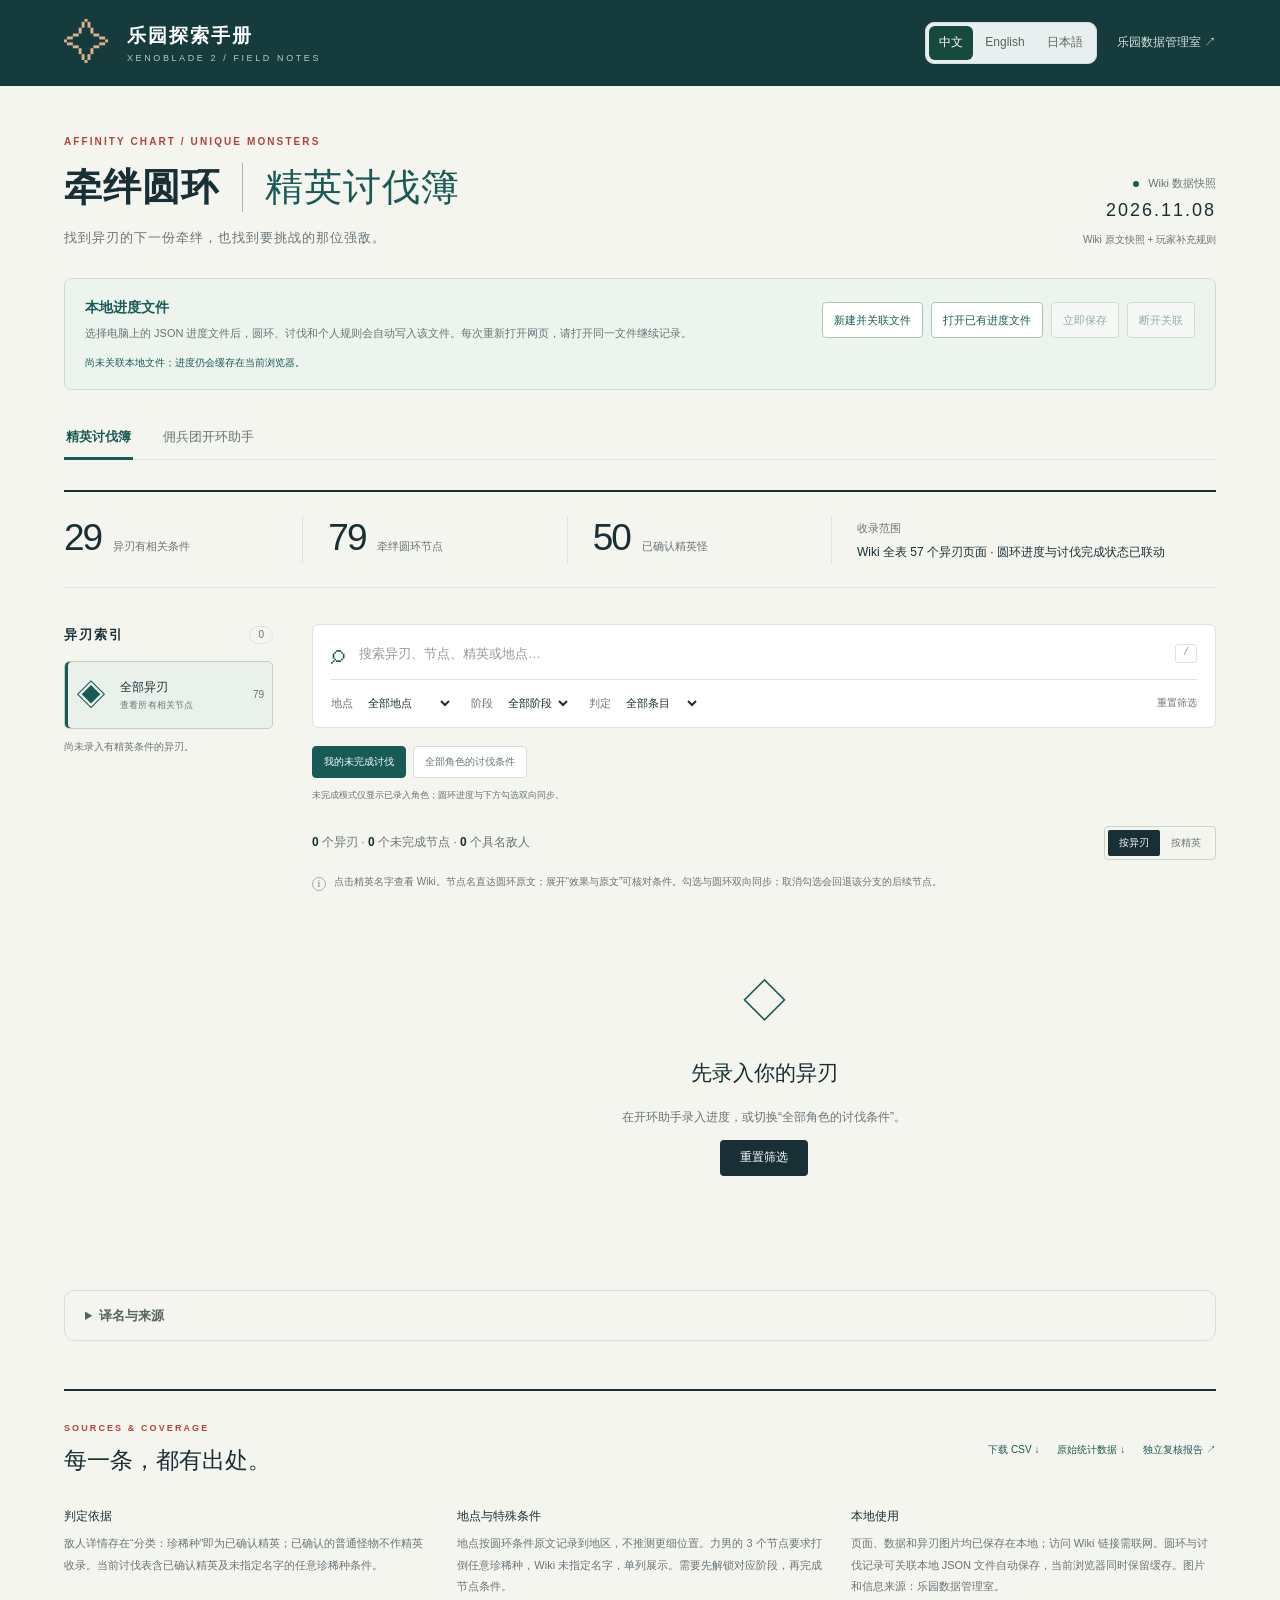
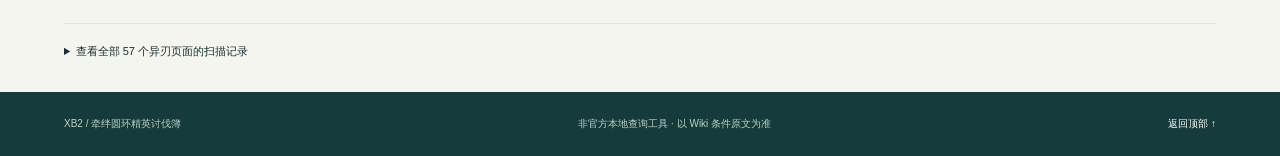
<file: index.html>
<!doctype html>
<html lang="zh-CN">
<head>
<meta charset="UTF-8"><meta name="viewport" content="width=device-width, initial-scale=1">
<title>牵绊圆环 · 精英讨伐簿 | Xenoblade 2</title>
<meta name="description" content="基于乐园数据管理室 Wiki 的异刃牵绊圆环精英讨伐条件查询。支持精英讨伐查询、圆环进度录入与佣兵团开环判断。">
<link rel="stylesheet" href="style.css">
<script src="data.js" defer></script><script src="locales.js" defer></script><script src="i18n.js" defer></script><script src="merc-engine.js" defer></script><script src="player-store.js" defer></script><script src="app.js" defer></script><script src="merc.js" defer></script><script src="local-file.js" defer></script><script src="local-file-ui.js" defer></script>
</head>
<body>
<header class="topbar"><a class="brand" href="index.html"><span class="brand-mark" aria-hidden="true">✧</span><span>乐园探索手册<small>XENOBLADE 2 / FIELD NOTES</small></span></a><div class="header-tools"><div class="language-switch" role="group" aria-label="Language / 言語 / 语言"><button type="button" data-language="zh-CN" aria-pressed="true" lang="zh-CN">中文</button><button type="button" data-language="en" aria-pressed="false" lang="en">English</button><button type="button" data-language="ja" aria-pressed="false" lang="ja">日本語</button></div><a class="source-link" href="https://xenoblade2.cn/异刃" target="_blank" rel="noopener noreferrer">乐园数据管理室 ↗</a></div></header>
<main>
<section class="intro"><div><p class="eyebrow">AFFINITY CHART / UNIQUE MONSTERS</p><h1>牵绊圆环<span>精英讨伐簿</span></h1><p class="lede">找到异刃的下一份牵绊，也找到要挑战的那位强敌。</p></div><div class="intro-note"><span class="live-dot"></span> Wiki 数据快照 <strong>2026.11.08</strong><small id="audit-state">独立复核进行中</small></div></section>
<section class="local-file-panel" aria-labelledby="local-file-heading">
<div class="local-file-heading"><div><h2 id="local-file-heading">本地进度文件</h2><p>选择电脑上的 JSON 进度文件后，圆环、讨伐和个人规则会自动写入该文件。每次重新打开网页，请打开同一文件继续记录。</p></div><div class="local-file-buttons"><button type="button" id="local-file-create">新建并关联文件</button><button type="button" id="local-file-open">打开已有进度文件</button><button type="button" id="local-file-save" disabled>立即保存</button><button type="button" id="local-file-disconnect" disabled>断开关联</button></div></div>
<div class="local-file-feedback" role="status" aria-live="polite"><span id="local-file-status">尚未关联本地文件；进度仍会缓存在当前浏览器。</span><b id="local-file-name" data-no-i18n translate="no"></b><span id="local-file-time-label" hidden>上次保存：<time id="local-file-time" data-no-i18n translate="no"></time></span></div>
</section>
<nav class="feature-tabs" aria-label="功能导航"><button type="button" data-feature="hunt" aria-pressed="true">精英讨伐簿</button><button type="button" data-feature="merc" aria-pressed="false">佣兵团开环助手</button></nav>
<div id="hunt-panel"><section class="stats" aria-label="统计"><div><strong id="stat-blades">—</strong><span>异刃有相关条件</span></div><div><strong id="stat-nodes">—</strong><span>牵绊圆环节点</span></div><div><strong id="stat-enemies">—</strong><span>已确认精英怪</span></div><div class="stat-note"><span>收录范围</span><p id="scope-note"></p></div></section>
<div class="workspace"><aside class="sidebar"><div class="sidebar-heading"><h2>异刃索引</h2><span id="blade-count"></span></div><button type="button" class="blade-button all active" data-blade=""><span class="all-symbol">◈</span><span>全部异刃<small>查看所有相关节点</small></span><b id="all-count"></b></button><nav id="blade-list" aria-label="按异刃筛选"></nav></aside>
<section class="content" aria-label="讨伐条件查询"><div class="toolbar"><label class="search"><span aria-hidden="true">⌕</span><input id="search" type="search" placeholder="搜索异刃、节点、精英或地点…" aria-label="搜索异刃、节点、精英或地点"><kbd>/</kbd></label><div class="filters"><label><span>地点</span><select id="location" aria-label="地点"><option value="">全部地点</option></select></label><label><span>阶段</span><select id="stage" aria-label="阶段"><option value="">全部阶段</option><option>2</option><option>3</option><option>4</option><option>5</option></select></label><label><span>判定</span><select id="status" aria-label="判定"><option value="">全部条目</option><option value="verified">已确认精英</option><option value="generic">任意珍稀种</option></select></label><button id="reset" type="button" class="text-button">重置筛选</button></div></div>
<div class="hunt-scope" role="group" aria-label="讨伐显示范围"><button type="button" data-hunt-scope="remaining" aria-pressed="false">我的未完成讨伐</button><button type="button" data-hunt-scope="all" aria-pressed="true">全部角色的讨伐条件</button><p>未完成模式仅显示已录入角色；圆环进度与下方勾选双向同步。</p></div>
<div class="resultbar"><p id="result-count" role="status" aria-live="polite"></p><div class="view-switch" role="group" aria-label="显示方式"><button type="button" data-view="blade" aria-pressed="true">按异刃</button><button type="button" data-view="enemy" aria-pressed="false">按精英</button></div></div>
<div class="notice"><span>i</span><p>点击精英名字查看 Wiki。节点名直达圆环原文；展开“效果与原文”可核对条件。勾选与圆环双向同步；取消勾选会回退该分支的后续节点。</p></div>
<div id="results"></div>
<div id="empty" hidden><span>◇</span><h2>没有匹配的节点</h2><p>试试其他名字，或清除部分筛选条件。</p><button type="button" id="empty-reset">重置筛选</button></div>
</section></div>
<details class="locale-note"><summary>译名与来源</summary><p>界面支持中英日切换；专名优先采用 Wiki 与公开游戏文本。同名条目以原文链接为准；说明译文为本项目翻译。复核报告和下载数据保留中文。</p><a href="locales.json" download>locales.json ↓</a> · <a href="ATTRIBUTION.md" target="_blank">Sources / 出典 ↗</a></details><section class="method"><div class="method-heading"><div><p class="eyebrow">SOURCES & COVERAGE</p><h2>每一条，都有出处。</h2></div><div class="downloads"><a href="牵绊圆环精英条件.csv" download>下载 CSV ↓</a><a href="data.json" download>原始统计数据 ↓</a><a href="复核报告.html" target="_blank">独立复核报告 ↗</a></div></div><div class="method-grid"><p><b>判定依据</b>敌人详情存在“分类：珍稀种”即为已确认精英；已确认的普通怪物不作精英收录。当前讨伐表含已确认精英及未指定名字的任意珍稀种条件。</p><p><b>地点与特殊条件</b>地点按圆环条件原文记录到地区，不推测更细位置。力男的 3 个节点要求打倒任意珍稀种，Wiki 未指定名字，单列展示。需要先解锁对应阶段，再完成节点条件。</p><p><b>本地使用</b>页面、数据和异刃图片均已保存在本地；访问 Wiki 链接需联网。圆环与讨伐记录可关联本地 JSON 文件自动保存，当前浏览器同时保留缓存。图片和信息来源：乐园数据管理室。</p></div><details class="coverage"><summary>查看全部 <span id="coverage-count">57</span> 个异刃页面的扫描记录</summary><p>“无相关条件”表示该页面未发现本次需要收录的直接讨伐条件；任务完成、佣兵团任务等间接条件不展开追踪。</p><div class="table-scroll"><table><thead><tr><th>异刃</th><th>Wiki 分类</th><th>击倒类条件</th><th>本次收录节点</th><th>来源</th></tr></thead><tbody id="coverage"></tbody></table></div></details></section>
</div>
<section id="merc-panel" class="merc-panel" hidden aria-label="佣兵团开环助手">
<div class="merc-intro"><div><p class="eyebrow">MERCENARY / AFFINITY CHART</p><h2>点亮牵绊，选好下一次派遣。</h2><p>用异刃立绘选择成员，用圆环记录进度。</p></div><a href="https://xenoblade2.cn/佣兵团任务#解锁牵绊圆环" target="_blank" rel="noopener noreferrer">佣兵团开环规则 Wiki ↗</a></div>
<details id="blade-picker" class="blade-picker" open><summary><span><b>选择异刃</b><small id="picker-summary">55 位异刃 · 点击立绘添加</small></span><span class="picker-toggle">展开 / 收起 ＋</span></summary><div class="picker-body"><div class="picker-tools"><label class="picker-search"><span aria-hidden="true">⌕</span><input id="merc-blade-search" type="search" placeholder="搜索异刃名字…" aria-label="搜索可添加异刃"></label><div id="picker-filters" class="picker-filters" role="group" aria-label="按异刃类别筛选"></div></div><div id="merc-blade-gallery" class="merc-blade-gallery" aria-label="异刃立绘选择"></div><p id="picker-empty" hidden>没有找到匹配的异刃。</p></div></details>
<div class="merc-rosterbar"><p id="merc-summary" aria-live="polite">还未录入异刃。</p><div class="merc-utilities"><button type="button" id="merc-export">导出进度 ↓</button><button type="button" id="merc-reset-all" class="reset-all-trigger">一键重置所有异刃</button><label class="import-button" for="merc-import">导入进度 ↑<input id="merc-import" type="file" accept="application/json,.json"></label></div></div>
<div id="personal-rule-status" class="personal-rule-status" role="status"></div><div id="merc-storage-note" class="merc-save-note" role="status"></div>
<div class="roster-controls"><div class="sort-controls" role="group" aria-label="异刃排序"><span>排序</span><button data-sort="order" aria-pressed="true">录入顺序</button><button data-sort="count" aria-pressed="false">已开节点数</button><button data-sort="ratio" aria-pressed="false">完成百分比</button><button id="sort-direction" title="切换升降序">↓ 降序</button></div><div id="roster-type-filters" class="roster-type-filters" role="group" aria-label="角色进度分类"></div><p>节点统计不含阶段锁；分类可重叠，手动类指当前直接下一节点。</p></div><div id="variant-recovery"></div><nav id="merc-roster-strip" class="merc-roster-strip" aria-label="已录入异刃"></nav>
<div id="merc-roster"></div><div class="merc-empty" id="merc-empty"><span>◈</span><h3>从上方选择一位异刃</h3><p>点击立绘添加，开始记录你的牵绊圆环。进度可本地保存和导出备份。</p></div>
<details class="merc-rules"><summary>使用说明、判断规则与数据范围</summary><div class="merc-rule-grid"><div><h3>怎样点选圆环</h3><p>左下方的五把阶段锁记录圆环开放阶段。点击一个技能节点，右侧会显示 Wiki 条件；点击“已完成到这里”，将本分支此前的节点一起记为完成。</p><p>想调低进度，可选择内圈节点后设为当前最高节点，或点击“此节点起尚未完成”。阶段未开放的节点可查看，但不能记为完成。每次修改都可用“撤销上次操作”恢复。</p><p>圆环从内向外表示阶段 1 至 5，不等于场景技能等级。缺少节点的位置保持空白；节点来自 Wiki，图标与连线仅用于导航。</p><h3>Wiki 明确排除的条件</h3><ul id="merc-wiki-rules"></ul><a href="https://xenoblade2.cn/佣兵团任务#解锁牵绊圆环" target="_blank" rel="noopener noreferrer">查看 Wiki 原文 ↗</a></div><div><h3>判断范围</h3><p>只判断每条分支当前已完成节点之后的直接下一节点；不会跳过挑战、精英或其他前置阻挡。全部当前可达节点都需手动时，提示不要为这些节点派遣。</p><p>包含“挑战战斗”“以太魔方”，以及指定物品当前持有数／所持数检查的条件，按要求归为手动。此前由你打标的条件按已保存的个人规则判断；规则随进度导出、导入。指定佣兵任务不能用任意任务替代。</p><p>30 个普通交谈计数节点按玩家确认可通过佣兵团推进；雷鼓的 4 个雷电控制特训节点和萤的 3 个偷心节点需要手动推进。这两类明确判定优先于旧个人打标；观看牵绊对话、指定剧情人物或任务等独立要求仍按原规则判断。卡片括号内的信赖度数量只统计技能节点，不包含阶段解锁条件。</p><p>当前阶段受阻时，若下一阶段的解锁条件不是信赖度，卡片会提示“需要手动推进”；信赖度条件保留原提示。此标记提醒处理阶段条件，不改变条件原文或指定佣兵任务的判定。</p><p>“可推进”按 Wiki 排除清单推断，不表示一趟任务即可完成；不估算信赖度、经验或奖励收益。阶段解锁单独录入，本助手不再按周目拦截角色。</p><p>初始习得按 Wiki 预填，可修改。精英讨伐与圆环进度双向联动：完成精英节点表示此前节点均已完成；取消勾选会回退该分支的后续节点。</p><p>部分 Wiki 阶段有误或缺失，已按对应游戏数据校正；节点详情保留 Wiki 条件并附校正出处。</p><p id="merc-data-scope"></p><a href="佣兵团功能复核报告.html" target="_blank" rel="noopener noreferrer">规则与数据独立复核报告 ↗</a></div></div></details>
</section>



</main>
<dialog id="local-file-load-dialog" class="local-file-load-dialog" aria-labelledby="local-file-load-title">
<h2 id="local-file-load-title">载入本地进度文件</h2><p><b id="local-file-load-name" data-no-i18n translate="no"></b></p><p><span>文件中的异刃数：</span><b id="local-file-load-count" data-no-i18n></b><span>；当前网页中的异刃数：</span><b id="local-file-current-count" data-no-i18n></b></p>
<p>载入后以该文件的进度、讨伐勾选和个人规则为准，后续修改会自动写回。需要保留当前网页进度，请先取消并导出备份。</p><p id="local-file-load-error" class="file-error" role="alert" hidden></p><div class="local-file-buttons"><button type="button" id="local-file-load-cancel" autofocus>取消</button><button type="button" id="local-file-load-confirm">载入并关联</button></div></dialog>
<dialog id="reset-all-dialog" class="reset-all-dialog" aria-labelledby="reset-all-title" aria-describedby="reset-all-warning reset-all-details">
<div class="reset-dialog-heading"><span aria-hidden="true">!</span><h2 id="reset-all-title">确认重置所有异刃？</h2></div>
<p id="reset-all-warning" class="reset-all-warning"><strong>警告：将清空所有异刃的开环进度，全部恢复为“未录入”！</strong></p>
<p id="reset-all-details">对应的精英讨伐勾选、宫比罗形态备份及撤销记录也会清空；个人打标规则保留。<span>已关联的本地进度文件也会同步更新。</span></p>
<p class="reset-all-backup">此操作无法通过“撤销上次操作”恢复。需要保留进度，请先取消并导出备份。</p>
<p id="reset-all-error" class="reset-all-error" role="alert" hidden></p>
<div class="reset-dialog-actions"><button type="button" id="reset-all-cancel" autofocus>取消，保留进度</button><button type="button" id="reset-all-confirm">确认重置全部</button></div>
</dialog>
<footer><span>XB2 / 牵绊圆环精英讨伐簿</span><span>非官方本地查询工具 · 以 Wiki 条件原文为准</span><a href="#">返回顶部 ↑</a></footer>
</body></html>
</file>
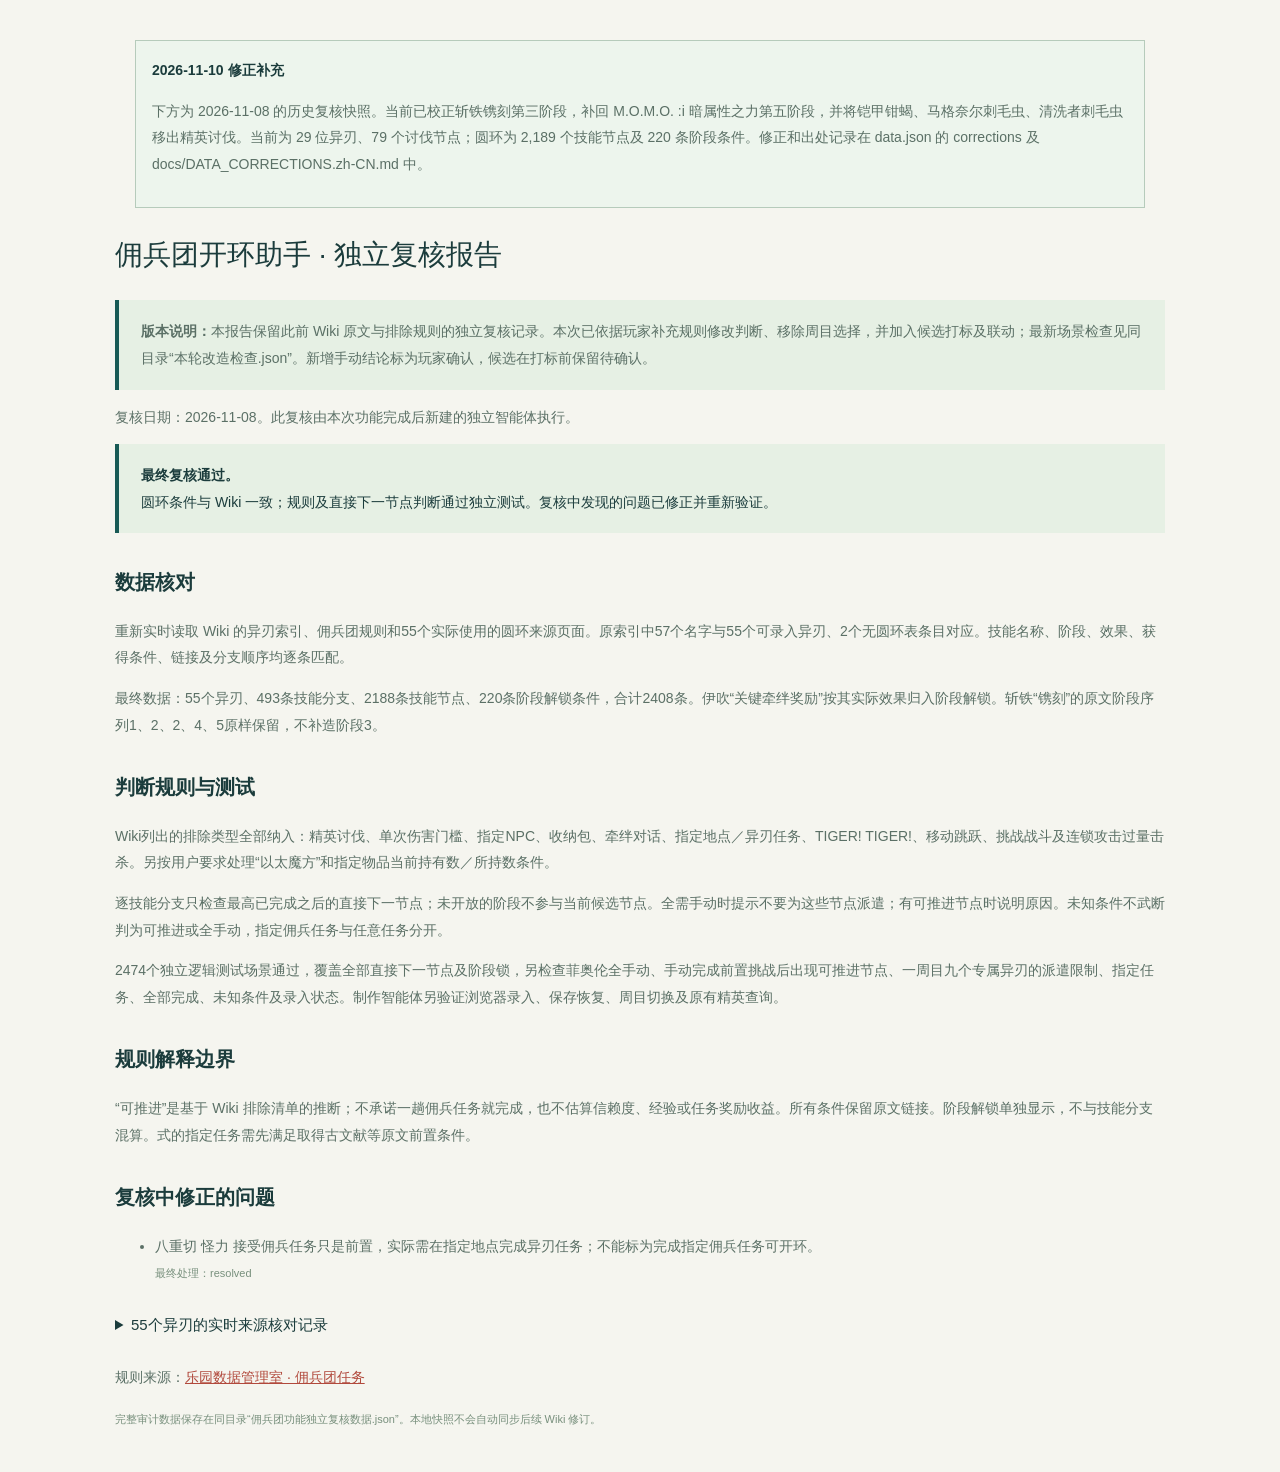
<file: 佣兵团功能复核报告.html>
<!doctype html><html lang="zh-CN"><meta charset="UTF-8"><meta name="viewport" content="width=device-width,initial-scale=1"><title>佣兵团开环助手 · 独立复核报告</title><style>body{font:14px/1.9 "Segoe UI","Microsoft YaHei",sans-serif;background:#f5f5ef;color:#1b3c3c;max-width:1050px;margin:40px auto;padding:0 22px}h1{font-size:28px;font-weight:500}h2{font-size:20px;margin-top:30px}p,li{color:#5b7066}a{color:#b1493c}strong{font-weight:600}.pass{background:#e6f0e4;border-left:4px solid #185a55;padding:18px 22px}table{width:100%;border-collapse:collapse;background:white;font-size:12px}th,td{padding:10px 14px;border-bottom:1px solid #d9e3d7;text-align:left;vertical-align:top}th{background:#eaf0e5}.scroll{overflow:auto}summary{cursor:pointer;font-size:15px}details{margin:25px 0}small{font-size:11px;color:#78907d}</style><aside style="margin:20px;padding:16px;border:1px solid #b6cbbb;background:#edf5ed"><b>2026-11-10 修正补充</b><p>下方为 2026-11-08 的历史复核快照。当前已校正斩铁镌刻第三阶段，补回 M.O.M.O. :i 暗属性之力第五阶段，并将铠甲钳蝎、马格奈尔刺毛虫、清洗者刺毛虫移出精英讨伐。当前为 29 位异刃、79 个讨伐节点；圆环为 2,189 个技能节点及 220 条阶段条件。修正和出处记录在 data.json 的 corrections 及 docs/DATA_CORRECTIONS.zh-CN.md 中。</p></aside><h1>佣兵团开环助手 · 独立复核报告</h1><p class="pass"><strong>版本说明：</strong>本报告保留此前 Wiki 原文与排除规则的独立复核记录。本次已依据玩家补充规则修改判断、移除周目选择，并加入候选打标及联动；最新场景检查见同目录“本轮改造检查.json”。新增手动结论标为玩家确认，候选在打标前保留待确认。</p><p>复核日期：2026-11-08。此复核由本次功能完成后新建的独立智能体执行。</p><div class="pass"><strong>最终复核通过。</strong><br>圆环条件与 Wiki 一致；规则及直接下一节点判断通过独立测试。复核中发现的问题已修正并重新验证。</div><h2>数据核对</h2><p>重新实时读取 Wiki 的异刃索引、佣兵团规则和55个实际使用的圆环来源页面。原索引中57个名字与55个可录入异刃、2个无圆环表条目对应。技能名称、阶段、效果、获得条件、链接及分支顺序均逐条匹配。</p><p>最终数据：55个异刃、493条技能分支、2188条技能节点、220条阶段解锁条件，合计2408条。伊吹“关键牵绊奖励”按其实际效果归入阶段解锁。斩铁“镌刻”的原文阶段序列1、2、2、4、5原样保留，不补造阶段3。</p><h2>判断规则与测试</h2><p>Wiki列出的排除类型全部纳入：精英讨伐、单次伤害门槛、指定NPC、收纳包、牵绊对话、指定地点／异刃任务、TIGER! TIGER!、移动跳跃、挑战战斗及连锁攻击过量击杀。另按用户要求处理“以太魔方”和指定物品当前持有数／所持数条件。</p><p>逐技能分支只检查最高已完成之后的直接下一节点；未开放的阶段不参与当前候选节点。全需手动时提示不要为这些节点派遣；有可推进节点时说明原因。未知条件不武断判为可推进或全手动，指定佣兵任务与任意任务分开。</p><p>2474个独立逻辑测试场景通过，覆盖全部直接下一节点及阶段锁，另检查菲奥伦全手动、手动完成前置挑战后出现可推进节点、一周目九个专属异刃的派遣限制、指定任务、全部完成、未知条件及录入状态。制作智能体另验证浏览器录入、保存恢复、周目切换及原有精英查询。</p><h2>规则解释边界</h2><p>“可推进”是基于 Wiki 排除清单的推断；不承诺一趟佣兵任务就完成，也不估算信赖度、经验或任务奖励收益。所有条件保留原文链接。阶段解锁单独显示，不与技能分支混算。式的指定任务需先满足取得古文献等原文前置条件。</p><h2>复核中修正的问题</h2><ul><li>八重切 怪力 接受佣兵任务只是前置，实际需在指定地点完成异刃任务；不能标为完成指定佣兵任务可开环。<br><small>最终处理：resolved</small></li></ul><details><summary>55个异刃的实时来源核对记录</summary><div class="scroll"><table><thead><tr><th>异刃</th><th>条件数</th><th>实时来源</th><th>结果</th></tr></thead><tbody><tr><td>焰</td><td>43</td><td><a href="https://xenoblade2.cn/%E5%BC%82%E5%88%83:%E7%84%B0" target="_blank" rel="noopener noreferrer">Wiki 圆环 ↗</a></td><td>passed</td></tr><tr><td>光</td><td>43</td><td><a href="https://xenoblade2.cn/%E5%BC%82%E5%88%83:%E5%85%89" target="_blank" rel="noopener noreferrer">Wiki 圆环 ↗</a></td><td>passed</td></tr><tr><td>白虎</td><td>43</td><td><a href="https://xenoblade2.cn/%E5%BC%82%E5%88%83:%E7%99%BD%E8%99%8E/%E7%89%B5%E7%BB%8A%E5%9C%86%E7%8E%AF" target="_blank" rel="noopener noreferrer">Wiki 圆环 ↗</a></td><td>passed</td></tr><tr><td>花JS</td><td>43</td><td><a href="https://xenoblade2.cn/%E5%BC%82%E5%88%83:%E8%8A%B1JS/%E7%89%B5%E7%BB%8A%E5%9C%86%E7%8E%AF" target="_blank" rel="noopener noreferrer">Wiki 圆环 ↗</a></td><td>passed</td></tr><tr><td>花JK</td><td>43</td><td><a href="https://xenoblade2.cn/%E5%BC%82%E5%88%83:%E8%8A%B1JK/%E7%89%B5%E7%BB%8A%E5%9C%86%E7%8E%AF" target="_blank" rel="noopener noreferrer">Wiki 圆环 ↗</a></td><td>passed</td></tr><tr><td>花JD</td><td>43</td><td><a href="https://xenoblade2.cn/%E5%BC%82%E5%88%83:%E8%8A%B1JD/%E7%89%B5%E7%BB%8A%E5%9C%86%E7%8E%AF" target="_blank" rel="noopener noreferrer">Wiki 圆环 ↗</a></td><td>passed</td></tr><tr><td>朱雀</td><td>41</td><td><a href="https://xenoblade2.cn/%E5%BC%82%E5%88%83:%E6%9C%B1%E9%9B%80/%E7%89%B5%E7%BB%8A%E5%9C%86%E7%8E%AF" target="_blank" rel="noopener noreferrer">Wiki 圆环 ↗</a></td><td>passed</td></tr><tr><td>迦具土</td><td>43</td><td><a href="https://xenoblade2.cn/%E5%BC%82%E5%88%83:%E8%BF%A6%E5%85%B7%E5%9C%9F/%E7%89%B5%E7%BB%8A%E5%9C%86%E7%8E%AF" target="_blank" rel="noopener noreferrer">Wiki 圆环 ↗</a></td><td>passed</td></tr><tr><td>彩歌</td><td>43</td><td><a href="https://xenoblade2.cn/%E5%BC%82%E5%88%83:%E5%BD%A9%E6%AD%8C/%E7%89%B5%E7%BB%8A%E5%9C%86%E7%8E%AF" target="_blank" rel="noopener noreferrer">Wiki 圆环 ↗</a></td><td>passed</td></tr><tr><td>尼娅</td><td>43</td><td><a href="https://xenoblade2.cn/%E5%BC%82%E5%88%83:%E5%B0%BC%E5%A8%85/%E7%89%B5%E7%BB%8A%E5%9C%86%E7%8E%AF" target="_blank" rel="noopener noreferrer">Wiki 圆环 ↗</a></td><td>passed</td></tr><tr><td>绵津见</td><td>43</td><td><a href="https://xenoblade2.cn/%E5%BC%82%E5%88%83:%E7%BB%B5%E6%B4%A5%E8%A7%81/%E7%89%B5%E7%BB%8A%E5%9C%86%E7%8E%AF" target="_blank" rel="noopener noreferrer">Wiki 圆环 ↗</a></td><td>passed</td></tr><tr><td>红莲</td><td>43</td><td><a href="https://xenoblade2.cn/%E5%BC%82%E5%88%83:%E7%BA%A2%E8%8E%B2/%E7%89%B5%E7%BB%8A%E5%9C%86%E7%8E%AF" target="_blank" rel="noopener noreferrer">Wiki 圆环 ↗</a></td><td>passed</td></tr><tr><td>力男</td><td>49</td><td><a href="https://xenoblade2.cn/%E5%BC%82%E5%88%83:%E5%8A%9B%E7%94%B7/%E7%89%B5%E7%BB%8A%E5%9C%86%E7%8E%AF" target="_blank" rel="noopener noreferrer">Wiki 圆环 ↗</a></td><td>passed</td></tr><tr><td>婆娑罗</td><td>43</td><td><a href="https://xenoblade2.cn/%E5%BC%82%E5%88%83:%E5%A9%86%E5%A8%91%E7%BD%97/%E7%89%B5%E7%BB%8A%E5%9C%86%E7%8E%AF" target="_blank" rel="noopener noreferrer">Wiki 圆环 ↗</a></td><td>passed</td></tr><tr><td>鸣</td><td>43</td><td><a href="https://xenoblade2.cn/%E5%BC%82%E5%88%83:%E9%B8%A3/%E7%89%B5%E7%BB%8A%E5%9C%86%E7%8E%AF" target="_blank" rel="noopener noreferrer">Wiki 圆环 ↗</a></td><td>passed</td></tr><tr><td>玛瑙</td><td>43</td><td><a href="https://xenoblade2.cn/%E5%BC%82%E5%88%83:%E7%8E%9B%E7%91%99/%E7%89%B5%E7%BB%8A%E5%9C%86%E7%8E%AF" target="_blank" rel="noopener noreferrer">Wiki 圆环 ↗</a></td><td>passed</td></tr><tr><td>雄黄</td><td>43</td><td><a href="https://xenoblade2.cn/%E5%BC%82%E5%88%83:%E9%9B%84%E9%BB%84/%E7%89%B5%E7%BB%8A%E5%9C%86%E7%8E%AF" target="_blank" rel="noopener noreferrer">Wiki 圆环 ↗</a></td><td>passed</td></tr><tr><td>韦驮天</td><td>43</td><td><a href="https://xenoblade2.cn/%E5%BC%82%E5%88%83:%E9%9F%A6%E9%A9%AE%E5%A4%A9/%E7%89%B5%E7%BB%8A%E5%9C%86%E7%8E%AF" target="_blank" rel="noopener noreferrer">Wiki 圆环 ↗</a></td><td>passed</td></tr><tr><td>宫比罗</td><td>39</td><td><a href="https://xenoblade2.cn/%E5%BC%82%E5%88%83:%E5%AE%AB%E6%AF%94%E7%BD%97/%E7%89%B5%E7%BB%8A%E5%9C%86%E7%8E%AF" target="_blank" rel="noopener noreferrer">Wiki 圆环 ↗</a></td><td>passed</td></tr><tr><td>宫比罗(觉醒)</td><td>43</td><td><a href="https://xenoblade2.cn/%E5%BC%82%E5%88%83:%E5%AE%AB%E6%AF%94%E7%BD%97(%E8%A7%89%E9%86%92)/%E7%89%B5%E7%BB%8A%E5%9C%86%E7%8E%AF" target="_blank" rel="noopener noreferrer">Wiki 圆环 ↗</a></td><td>passed</td></tr><tr><td>重音</td><td>43</td><td><a href="https://xenoblade2.cn/%E5%BC%82%E5%88%83:%E9%87%8D%E9%9F%B3/%E7%89%B5%E7%BB%8A%E5%9C%86%E7%8E%AF" target="_blank" rel="noopener noreferrer">Wiki 圆环 ↗</a></td><td>passed</td></tr><tr><td>水分</td><td>43</td><td><a href="https://xenoblade2.cn/%E5%BC%82%E5%88%83:%E6%B0%B4%E5%88%86/%E7%89%B5%E7%BB%8A%E5%9C%86%E7%8E%AF" target="_blank" rel="noopener noreferrer">Wiki 圆环 ↗</a></td><td>passed</td></tr><tr><td>星织</td><td>43</td><td><a href="https://xenoblade2.cn/%E5%BC%82%E5%88%83:%E6%98%9F%E7%BB%87/%E7%89%B5%E7%BB%8A%E5%9C%86%E7%8E%AF" target="_blank" rel="noopener noreferrer">Wiki 圆环 ↗</a></td><td>passed</td></tr><tr><td>时叶</td><td>43</td><td><a href="https://xenoblade2.cn/%E5%BC%82%E5%88%83:%E6%97%B6%E5%8F%B6/%E7%89%B5%E7%BB%8A%E5%9C%86%E7%8E%AF" target="_blank" rel="noopener noreferrer">Wiki 圆环 ↗</a></td><td>passed</td></tr><tr><td>石榴</td><td>45</td><td><a href="https://xenoblade2.cn/%E5%BC%82%E5%88%83:%E7%9F%B3%E6%A6%B4/%E7%89%B5%E7%BB%8A%E5%9C%86%E7%8E%AF" target="_blank" rel="noopener noreferrer">Wiki 圆环 ↗</a></td><td>passed</td></tr><tr><td>蓟</td><td>43</td><td><a href="https://xenoblade2.cn/%E5%BC%82%E5%88%83:%E8%93%9F/%E7%89%B5%E7%BB%8A%E5%9C%86%E7%8E%AF" target="_blank" rel="noopener noreferrer">Wiki 圆环 ↗</a></td><td>passed</td></tr><tr><td>七冰</td><td>45</td><td><a href="https://xenoblade2.cn/%E5%BC%82%E5%88%83:%E4%B8%83%E5%86%B0/%E7%89%B5%E7%BB%8A%E5%9C%86%E7%8E%AF" target="_blank" rel="noopener noreferrer">Wiki 圆环 ↗</a></td><td>passed</td></tr><tr><td>纽兹</td><td>43</td><td><a href="https://xenoblade2.cn/%E5%BC%82%E5%88%83:%E7%BA%BD%E5%85%B9/%E7%89%B5%E7%BB%8A%E5%9C%86%E7%8E%AF" target="_blank" rel="noopener noreferrer">Wiki 圆环 ↗</a></td><td>passed</td></tr><tr><td>宇迦</td><td>43</td><td><a href="https://xenoblade2.cn/%E5%BC%82%E5%88%83:%E5%AE%87%E8%BF%A6/%E7%89%B5%E7%BB%8A%E5%9C%86%E7%8E%AF" target="_blank" rel="noopener noreferrer">Wiki 圆环 ↗</a></td><td>passed</td></tr><tr><td>凛音</td><td>43</td><td><a href="https://xenoblade2.cn/%E5%BC%82%E5%88%83:%E5%87%9B%E9%9F%B3/%E7%89%B5%E7%BB%8A%E5%9C%86%E7%8E%AF" target="_blank" rel="noopener noreferrer">Wiki 圆环 ↗</a></td><td>passed</td></tr><tr><td>结</td><td>45</td><td><a href="https://xenoblade2.cn/%E5%BC%82%E5%88%83:%E7%BB%93/%E7%89%B5%E7%BB%8A%E5%9C%86%E7%8E%AF" target="_blank" rel="noopener noreferrer">Wiki 圆环 ↗</a></td><td>passed</td></tr><tr><td>式</td><td>45</td><td><a href="https://xenoblade2.cn/%E5%BC%82%E5%88%83:%E5%BC%8F/%E7%89%B5%E7%BB%8A%E5%9C%86%E7%8E%AF" target="_blank" rel="noopener noreferrer">Wiki 圆环 ↗</a></td><td>passed</td></tr><tr><td>雷鼓</td><td>47</td><td><a href="https://xenoblade2.cn/%E5%BC%82%E5%88%83:%E9%9B%B7%E9%BC%93/%E7%89%B5%E7%BB%8A%E5%9C%86%E7%8E%AF" target="_blank" rel="noopener noreferrer">Wiki 圆环 ↗</a></td><td>passed</td></tr><tr><td>八重切</td><td>49</td><td><a href="https://xenoblade2.cn/%E5%BC%82%E5%88%83:%E5%85%AB%E9%87%8D%E5%88%87/%E7%89%B5%E7%BB%8A%E5%9C%86%E7%8E%AF" target="_blank" rel="noopener noreferrer">Wiki 圆环 ↗</a></td><td>passed</td></tr><tr><td>伊吹</td><td>43</td><td><a href="https://xenoblade2.cn/%E5%BC%82%E5%88%83:%E4%BC%8A%E5%90%B9/%E7%89%B5%E7%BB%8A%E5%9C%86%E7%8E%AF" target="_blank" rel="noopener noreferrer">Wiki 圆环 ↗</a></td><td>passed</td></tr><tr><td>萤</td><td>47</td><td><a href="https://xenoblade2.cn/%E5%BC%82%E5%88%83:%E8%90%A4/%E7%89%B5%E7%BB%8A%E5%9C%86%E7%8E%AF" target="_blank" rel="noopener noreferrer">Wiki 圆环 ↗</a></td><td>passed</td></tr><tr><td>KOS-MOS Re:</td><td>43</td><td><a href="https://xenoblade2.cn/%E5%BC%82%E5%88%83:KOS-MOS_Re:/%E7%89%B5%E7%BB%8A%E5%9C%86%E7%8E%AF" target="_blank" rel="noopener noreferrer">Wiki 圆环 ↗</a></td><td>passed</td></tr><tr><td>天威</td><td>45</td><td><a href="https://xenoblade2.cn/%E5%BC%82%E5%88%83:%E5%A4%A9%E5%A8%81/%E7%89%B5%E7%BB%8A%E5%9C%86%E7%8E%AF" target="_blank" rel="noopener noreferrer">Wiki 圆环 ↗</a></td><td>passed</td></tr><tr><td>月</td><td>43</td><td><a href="https://xenoblade2.cn/%E5%BC%82%E5%88%83:%E6%9C%88/%E7%89%B5%E7%BB%8A%E5%9C%86%E7%8E%AF" target="_blank" rel="noopener noreferrer">Wiki 圆环 ↗</a></td><td>passed</td></tr><tr><td>T-elos Re:</td><td>45</td><td><a href="https://xenoblade2.cn/%E5%BC%82%E5%88%83:T-elos_Re:/%E7%89%B5%E7%BB%8A%E5%9C%86%E7%8E%AF" target="_blank" rel="noopener noreferrer">Wiki 圆环 ↗</a></td><td>passed</td></tr><tr><td>花巴斯塔</td><td>45</td><td><a href="https://xenoblade2.cn/%E5%BC%82%E5%88%83:%E8%8A%B1%E5%B7%B4%E6%96%AF%E5%A1%94/%E7%89%B5%E7%BB%8A%E5%9C%86%E7%8E%AF" target="_blank" rel="noopener noreferrer">Wiki 圆环 ↗</a></td><td>passed</td></tr><tr><td>修尔克</td><td>43</td><td><a href="https://xenoblade2.cn/%E5%BC%82%E5%88%83:%E4%BF%AE%E5%B0%94%E5%85%8B/%E7%89%B5%E7%BB%8A%E5%9C%86%E7%8E%AF" target="_blank" rel="noopener noreferrer">Wiki 圆环 ↗</a></td><td>passed</td></tr><tr><td>菲奥伦</td><td>43</td><td><a href="https://xenoblade2.cn/%E5%BC%82%E5%88%83:%E8%8F%B2%E5%A5%A5%E4%BC%A6/%E7%89%B5%E7%BB%8A%E5%9C%86%E7%8E%AF" target="_blank" rel="noopener noreferrer">Wiki 圆环 ↗</a></td><td>passed</td></tr><tr><td>神八</td><td>45</td><td><a href="https://xenoblade2.cn/%E5%BC%82%E5%88%83:%E7%A5%9E%E5%85%AB/%E7%89%B5%E7%BB%8A%E5%9C%86%E7%8E%AF" target="_blank" rel="noopener noreferrer">Wiki 圆环 ↗</a></td><td>passed</td></tr><tr><td>火花</td><td>47</td><td><a href="https://xenoblade2.cn/%E5%BC%82%E5%88%83:%E7%81%AB%E8%8A%B1/%E7%89%B5%E7%BB%8A%E5%9C%86%E7%8E%AF" target="_blank" rel="noopener noreferrer">Wiki 圆环 ↗</a></td><td>passed</td></tr><tr><td>艾尔玛</td><td>49</td><td><a href="https://xenoblade2.cn/%E5%BC%82%E5%88%83:%E8%89%BE%E5%B0%94%E7%8E%9B/%E7%89%B5%E7%BB%8A%E5%9C%86%E7%8E%AF" target="_blank" rel="noopener noreferrer">Wiki 圆环 ↗</a></td><td>passed</td></tr><tr><td>义经</td><td>43</td><td><a href="https://xenoblade2.cn/%E5%BC%82%E5%88%83:%E4%B9%89%E7%BB%8F/%E7%89%B5%E7%BB%8A%E5%9C%86%E7%8E%AF" target="_blank" rel="noopener noreferrer">Wiki 圆环 ↗</a></td><td>passed</td></tr><tr><td>弁庆</td><td>43</td><td><a href="https://xenoblade2.cn/%E5%BC%82%E5%88%83:%E5%BC%81%E5%BA%86/%E7%89%B5%E7%BB%8A%E5%9C%86%E7%8E%AF" target="_blank" rel="noopener noreferrer">Wiki 圆环 ↗</a></td><td>passed</td></tr><tr><td>佐田彦</td><td>43</td><td><a href="https://xenoblade2.cn/%E5%BC%82%E5%88%83:%E4%BD%90%E7%94%B0%E5%BD%A6/%E7%89%B5%E7%BB%8A%E5%9C%86%E7%8E%AF" target="_blank" rel="noopener noreferrer">Wiki 圆环 ↗</a></td><td>passed</td></tr><tr><td>神威</td><td>43</td><td><a href="https://xenoblade2.cn/%E5%BC%82%E5%88%83:%E7%A5%9E%E5%A8%81/%E7%89%B5%E7%BB%8A%E5%9C%86%E7%8E%AF" target="_blank" rel="noopener noreferrer">Wiki 圆环 ↗</a></td><td>passed</td></tr><tr><td>罗候</td><td>43</td><td><a href="https://xenoblade2.cn/%E5%BC%82%E5%88%83:%E7%BD%97%E5%80%99/%E7%89%B5%E7%BB%8A%E5%9C%86%E7%8E%AF" target="_blank" rel="noopener noreferrer">Wiki 圆环 ↗</a></td><td>passed</td></tr><tr><td>大锤</td><td>43</td><td><a href="https://xenoblade2.cn/%E5%BC%82%E5%88%83:%E5%A4%A7%E9%94%A4/%E7%89%B5%E7%BB%8A%E5%9C%86%E7%8E%AF" target="_blank" rel="noopener noreferrer">Wiki 圆环 ↗</a></td><td>passed</td></tr><tr><td>斩铁</td><td>43</td><td><a href="https://xenoblade2.cn/%E5%BC%82%E5%88%83:%E6%96%A9%E9%93%81/%E7%89%B5%E7%BB%8A%E5%9C%86%E7%8E%AF" target="_blank" rel="noopener noreferrer">Wiki 圆环 ↗</a></td><td>passed</td></tr><tr><td>M.O.M.O.</td><td>43</td><td><a href="https://xenoblade2.cn/%E5%BC%82%E5%88%83:M.O.M.O." target="_blank" rel="noopener noreferrer">Wiki 圆环 ↗</a></td><td>passed</td></tr><tr><td>M.O.M.O. :i</td><td>46</td><td><a href="https://xenoblade2.cn/%E5%BC%82%E5%88%83:M.O.M.O._:i" target="_blank" rel="noopener noreferrer">Wiki 圆环 ↗</a></td><td>passed</td></tr></tbody></table></div></details><p>规则来源：<a href="https://xenoblade2.cn/佣兵团任务" target="_blank" rel="noopener noreferrer">乐园数据管理室 · 佣兵团任务</a></p><small>完整审计数据保存在同目录“佣兵团功能独立复核数据.json”。本地快照不会自动同步后续 Wiki 修订。</small></html>
</file>
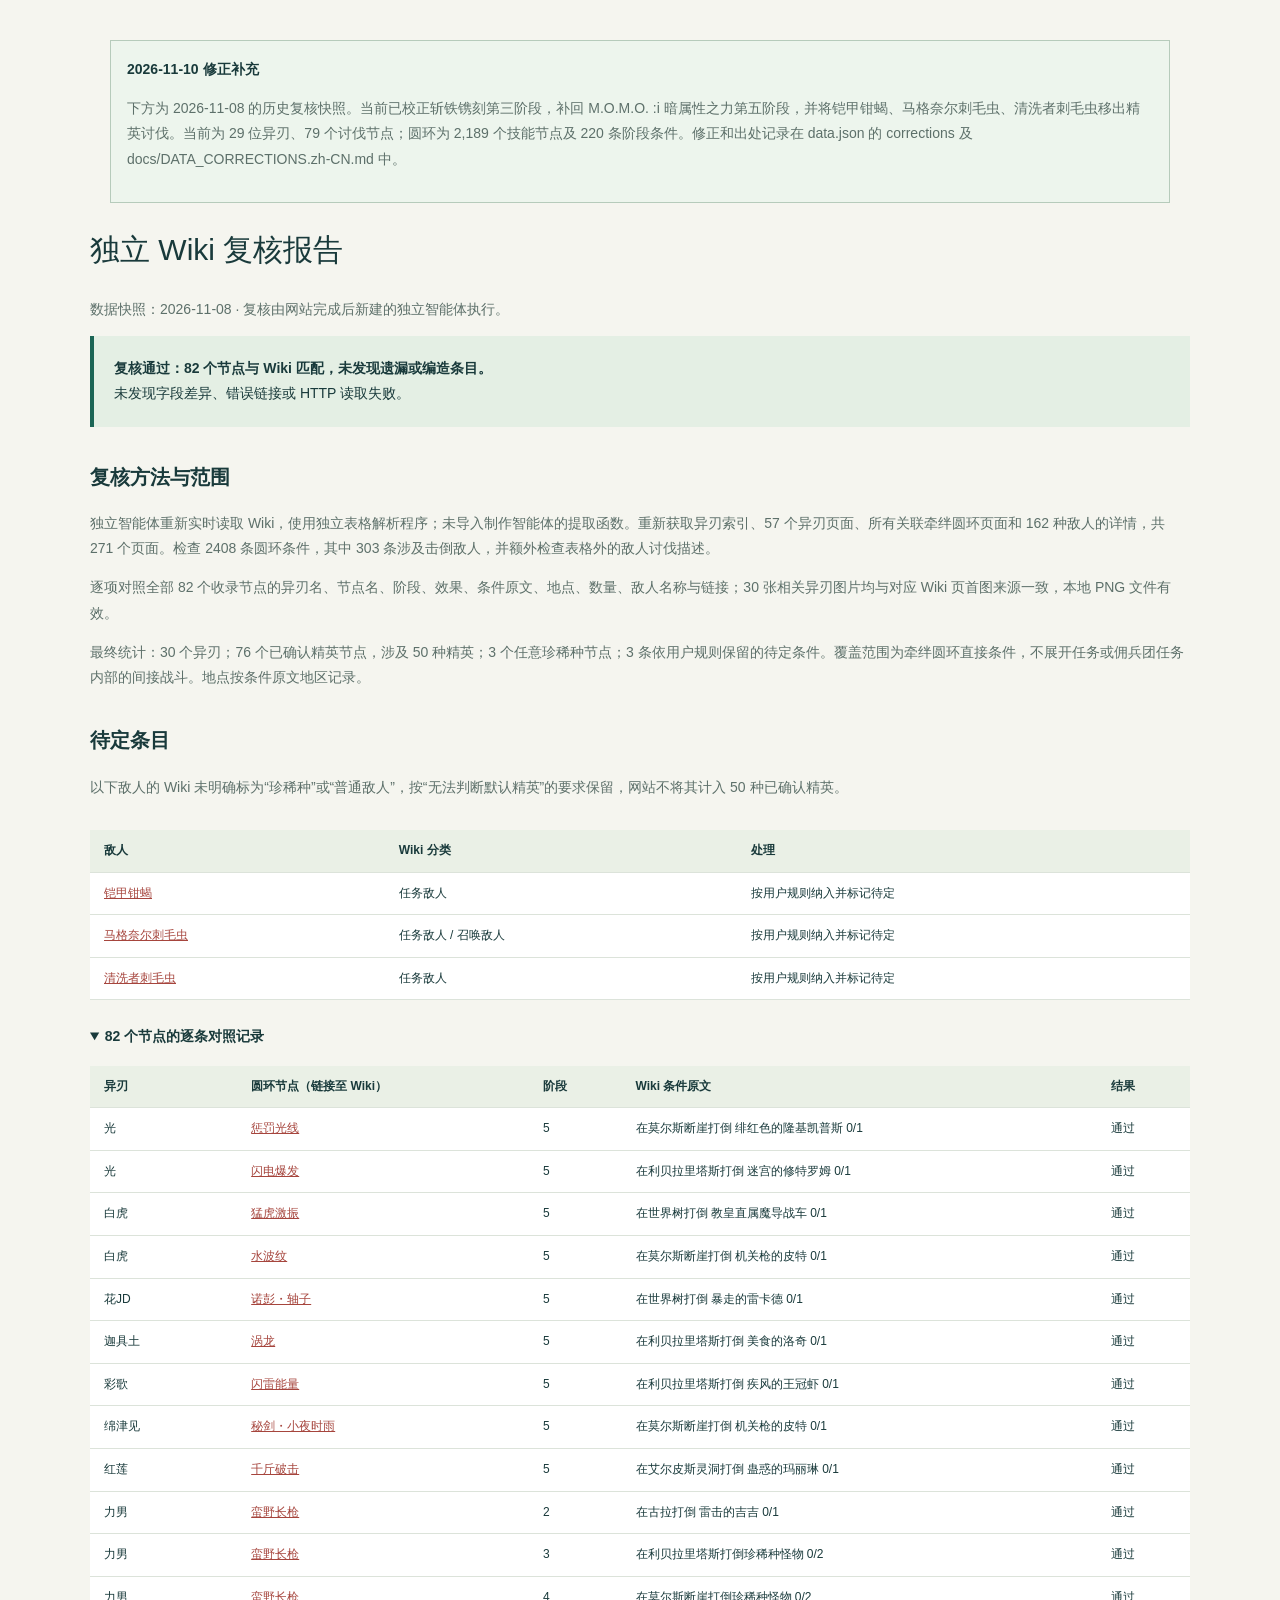
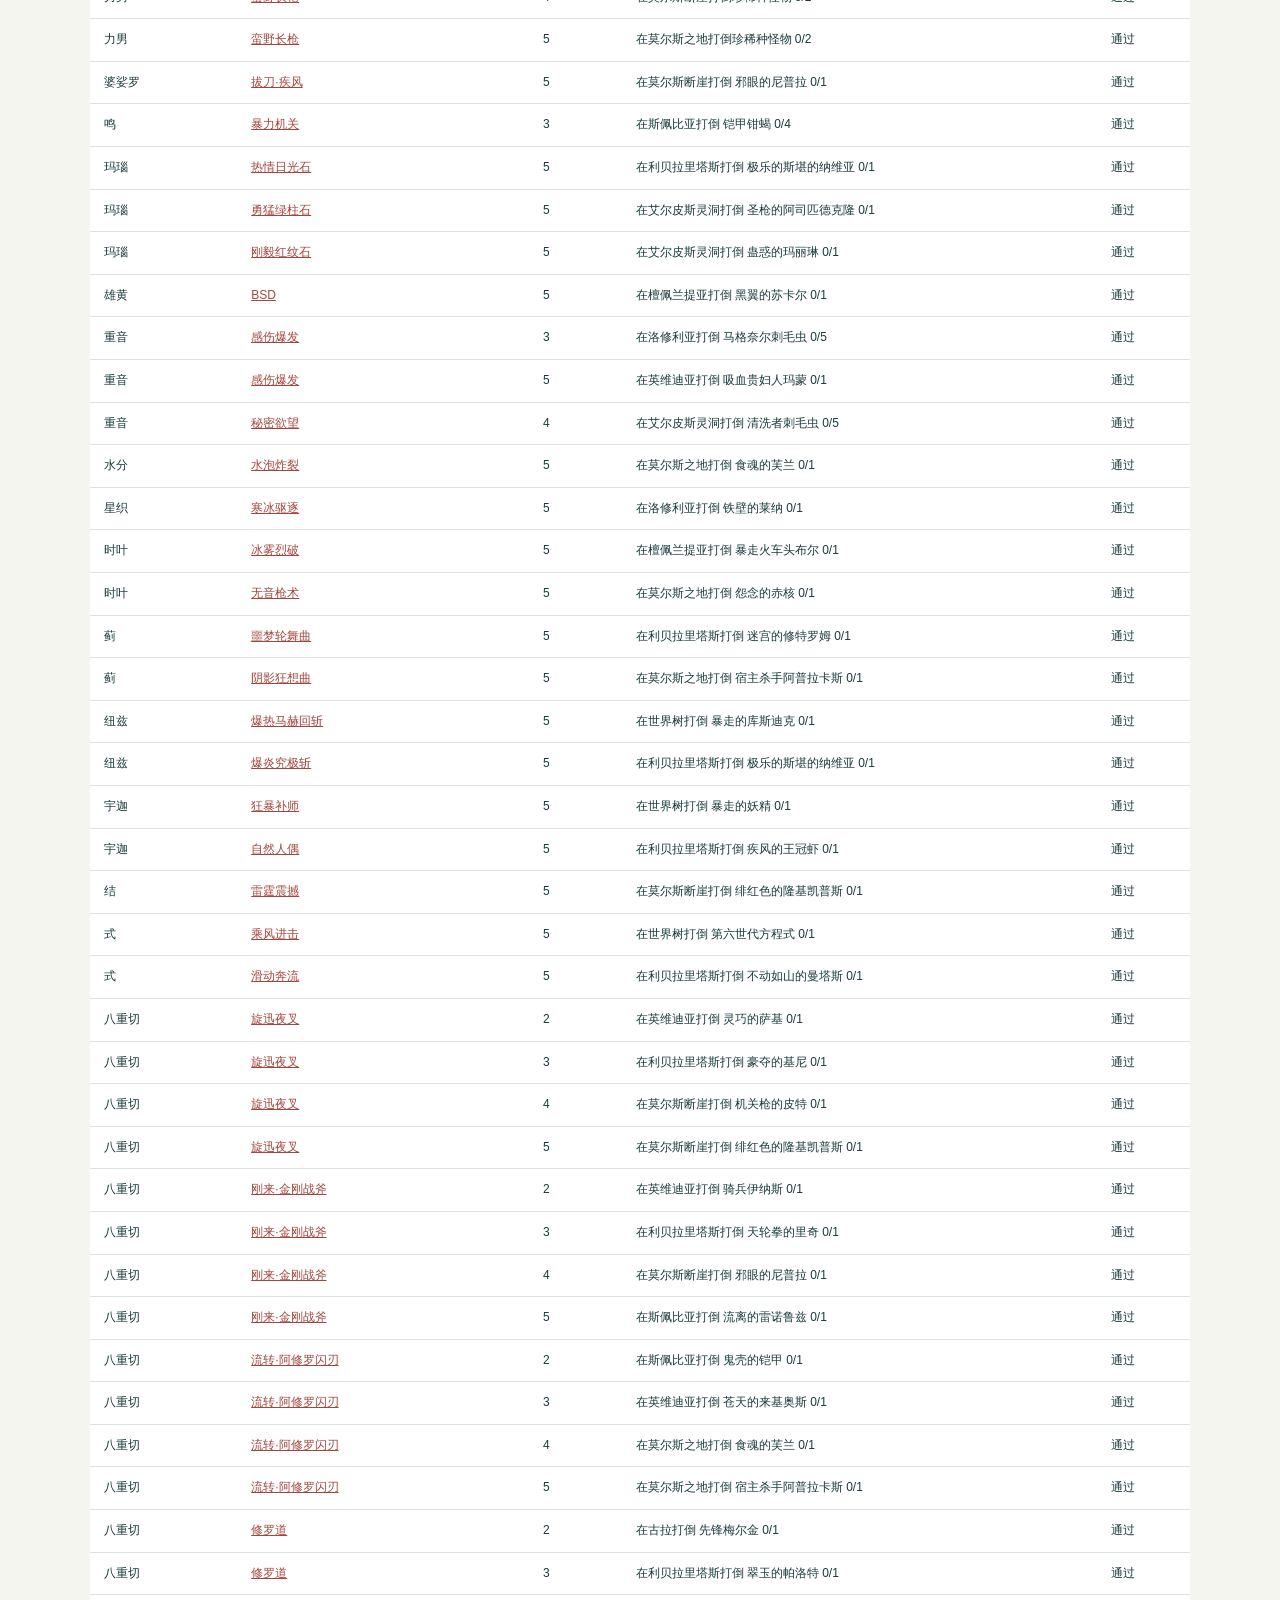
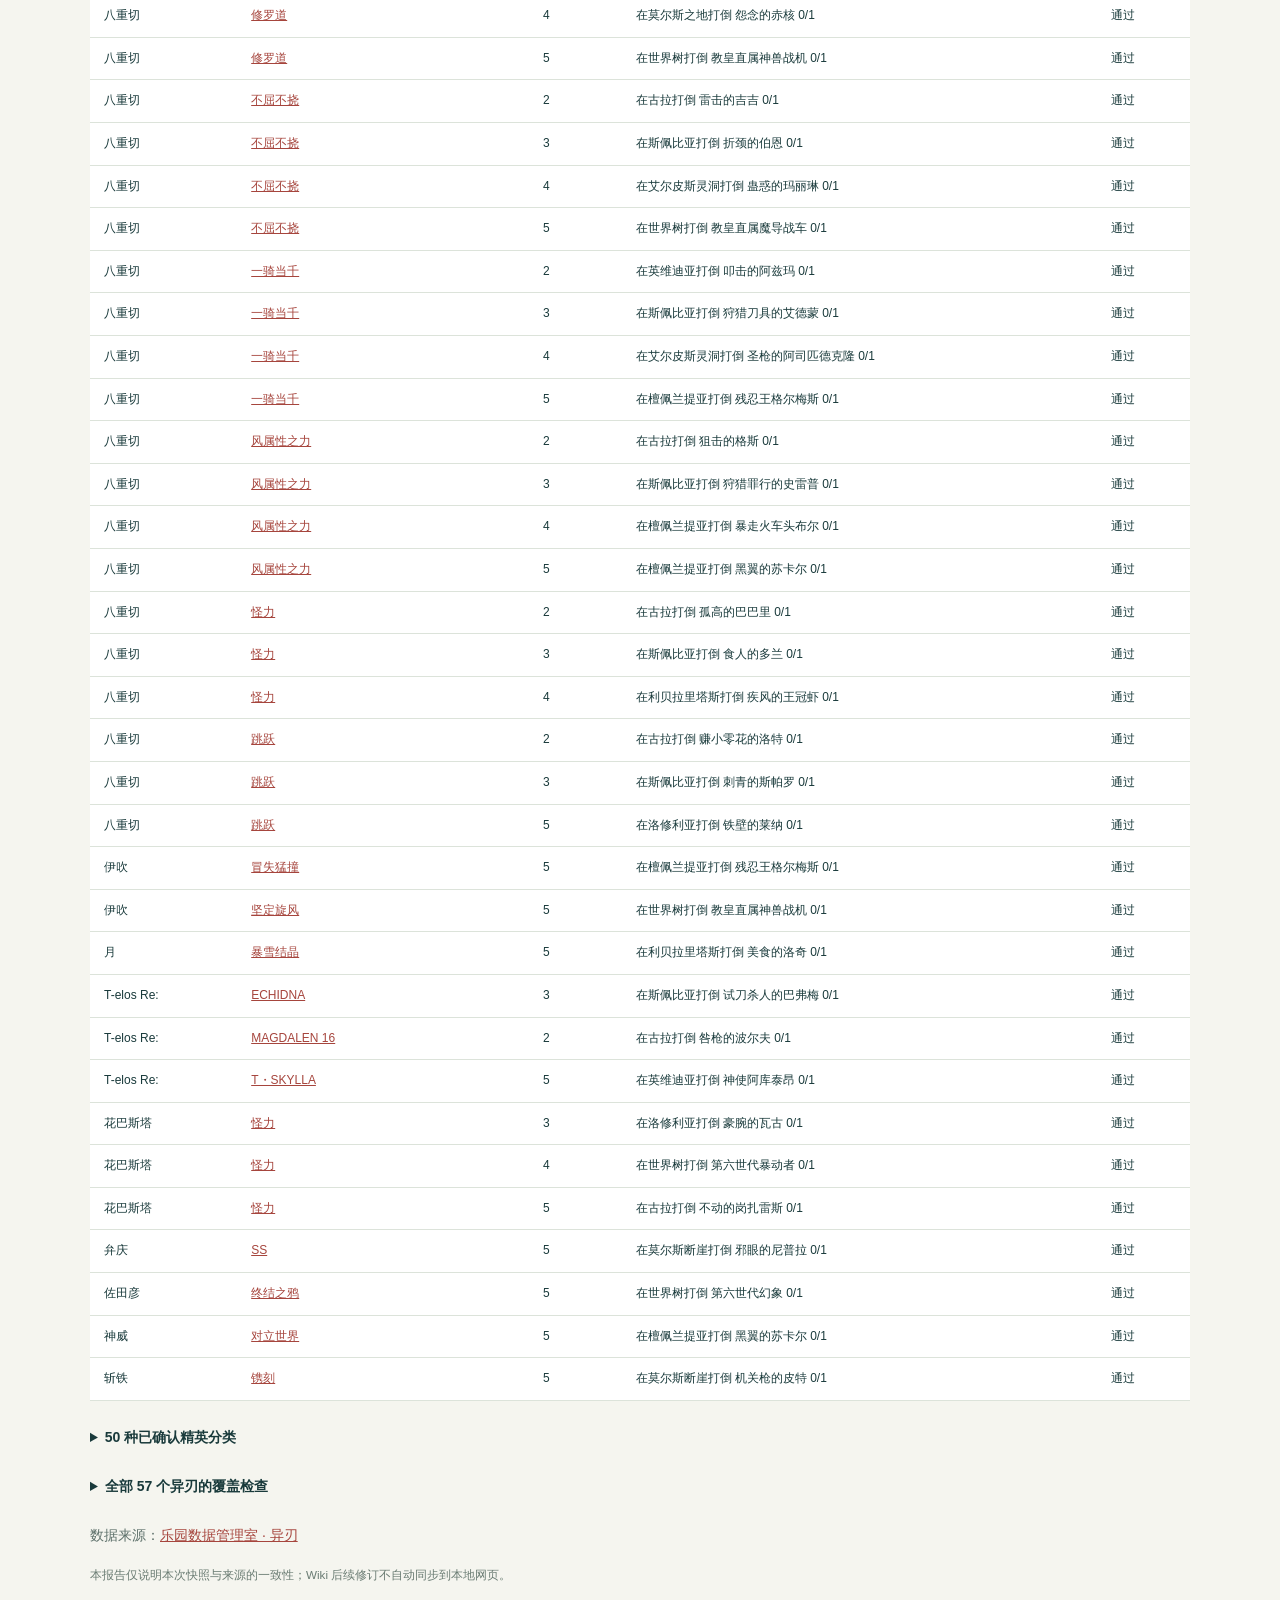
<file: 复核报告.html>
<!doctype html><html lang="zh-CN"><meta charset="utf-8"><meta name="viewport" content="width=device-width,initial-scale=1"><title>独立 Wiki 复核报告</title><style>body{font:14px/1.8 "Segoe UI","Microsoft YaHei",sans-serif;color:#193a3b;background:#f5f5ef;max-width:1100px;margin:40px auto;padding:0 24px}h1{font-size:30px;font-weight:500}h2{font-size:20px;margin-top:32px}a{color:#a6453d}p{color:#5d706a}.pass{background:#e4efe4;padding:20px;border-left:4px solid #1b6555}.scroll{overflow:auto}table{width:100%;border-collapse:collapse;background:#fff;font-size:12px;margin-top:16px}th,td{padding:10px 14px;border-bottom:1px solid #dce3da;text-align:left;vertical-align:top}th{background:#eaf0e6}summary{cursor:pointer;font-weight:600}details{margin:24px 0}small{color:#6a7c73}</style><aside style="margin:20px;padding:16px;border:1px solid #b6cbbb;background:#edf5ed"><b>2026-11-10 修正补充</b><p>下方为 2026-11-08 的历史复核快照。当前已校正斩铁镌刻第三阶段，补回 M.O.M.O. :i 暗属性之力第五阶段，并将铠甲钳蝎、马格奈尔刺毛虫、清洗者刺毛虫移出精英讨伐。当前为 29 位异刃、79 个讨伐节点；圆环为 2,189 个技能节点及 220 条阶段条件。修正和出处记录在 data.json 的 corrections 及 docs/DATA_CORRECTIONS.zh-CN.md 中。</p></aside><h1>独立 Wiki 复核报告</h1><p>数据快照：2026-11-08 · 复核由网站完成后新建的独立智能体执行。</p><div class="pass"><strong>复核通过：82 个节点与 Wiki 匹配，未发现遗漏或编造条目。</strong><br>未发现字段差异、错误链接或 HTTP 读取失败。</div><h2>复核方法与范围</h2><p>独立智能体重新实时读取 Wiki，使用独立表格解析程序；未导入制作智能体的提取函数。重新获取异刃索引、57 个异刃页面、所有关联牵绊圆环页面和 162 种敌人的详情，共 271 个页面。检查 2408 条圆环条件，其中 303 条涉及击倒敌人，并额外检查表格外的敌人讨伐描述。</p><p>逐项对照全部 82 个收录节点的异刃名、节点名、阶段、效果、条件原文、地点、数量、敌人名称与链接；30 张相关异刃图片均与对应 Wiki 页首图来源一致，本地 PNG 文件有效。</p><p>最终统计：30 个异刃；76 个已确认精英节点，涉及 50 种精英；3 个任意珍稀种节点；3 条依用户规则保留的待定条件。覆盖范围为牵绊圆环直接条件，不展开任务或佣兵团任务内部的间接战斗。地点按条件原文地区记录。</p><h2>待定条目</h2><p>以下敌人的 Wiki 未明确标为“珍稀种”或“普通敌人”，按“无法判断默认精英”的要求保留，网站不将其计入 50 种已确认精英。</p><div class="scroll"><table><thead><tr><th>敌人</th><th>Wiki 分类</th><th>处理</th></tr></thead><tbody><tr><td><a target="_blank" rel="noopener noreferrer" href="https://xenoblade2.cn/%E6%95%8C%E4%BA%BA:%E9%93%A0%E7%94%B2%E9%92%B3%E8%9D%8E">铠甲钳蝎</a></td><td>任务敌人</td><td>按用户规则纳入并标记待定</td></tr><tr><td><a target="_blank" rel="noopener noreferrer" href="https://xenoblade2.cn/%E6%95%8C%E4%BA%BA:%E9%A9%AC%E6%A0%BC%E5%A5%88%E5%B0%94%E5%88%BA%E6%AF%9B%E8%99%AB">马格奈尔刺毛虫</a></td><td>任务敌人 / 召唤敌人</td><td>按用户规则纳入并标记待定</td></tr><tr><td><a target="_blank" rel="noopener noreferrer" href="https://xenoblade2.cn/%E6%95%8C%E4%BA%BA:%E6%B8%85%E6%B4%97%E8%80%85%E5%88%BA%E6%AF%9B%E8%99%AB">清洗者刺毛虫</a></td><td>任务敌人</td><td>按用户规则纳入并标记待定</td></tr></tbody></table></div><details open><summary>82 个节点的逐条对照记录</summary><div class="scroll"><table><thead><tr><th>异刃</th><th>圆环节点（链接至 Wiki）</th><th>阶段</th><th>Wiki 条件原文</th><th>结果</th></tr></thead><tbody><tr><td>光</td><td><a target="_blank" rel="noopener noreferrer" href="https://xenoblade2.cn/%E5%BC%82%E5%88%83:%E5%85%89#惩罚光线">惩罚光线</a></td><td>5</td><td>在莫尔斯断崖打倒 绯红色的隆基凯普斯 0/1</td><td>通过</td></tr><tr><td>光</td><td><a target="_blank" rel="noopener noreferrer" href="https://xenoblade2.cn/%E5%BC%82%E5%88%83:%E5%85%89#闪电爆发">闪电爆发</a></td><td>5</td><td>在利贝拉里塔斯打倒 迷宫的修特罗姆 0/1</td><td>通过</td></tr><tr><td>白虎</td><td><a target="_blank" rel="noopener noreferrer" href="https://xenoblade2.cn/%E5%BC%82%E5%88%83:%E7%99%BD%E8%99%8E/%E7%89%B5%E7%BB%8A%E5%9C%86%E7%8E%AF#猛虎激振">猛虎激振</a></td><td>5</td><td>在世界树打倒 教皇直属魔导战车 0/1</td><td>通过</td></tr><tr><td>白虎</td><td><a target="_blank" rel="noopener noreferrer" href="https://xenoblade2.cn/%E5%BC%82%E5%88%83:%E7%99%BD%E8%99%8E/%E7%89%B5%E7%BB%8A%E5%9C%86%E7%8E%AF#水波纹">水波纹</a></td><td>5</td><td>在莫尔斯断崖打倒 机关枪的皮特 0/1</td><td>通过</td></tr><tr><td>花JD</td><td><a target="_blank" rel="noopener noreferrer" href="https://xenoblade2.cn/%E5%BC%82%E5%88%83:%E8%8A%B1JD/%E7%89%B5%E7%BB%8A%E5%9C%86%E7%8E%AF#诺彭・轴子">诺彭・轴子</a></td><td>5</td><td>在世界树打倒 暴走的雷卡德 0/1</td><td>通过</td></tr><tr><td>迦具土</td><td><a target="_blank" rel="noopener noreferrer" href="https://xenoblade2.cn/%E5%BC%82%E5%88%83:%E8%BF%A6%E5%85%B7%E5%9C%9F/%E7%89%B5%E7%BB%8A%E5%9C%86%E7%8E%AF#涡龙">涡龙</a></td><td>5</td><td>在利贝拉里塔斯打倒 美食的洛奇 0/1</td><td>通过</td></tr><tr><td>彩歌</td><td><a target="_blank" rel="noopener noreferrer" href="https://xenoblade2.cn/%E5%BC%82%E5%88%83:%E5%BD%A9%E6%AD%8C/%E7%89%B5%E7%BB%8A%E5%9C%86%E7%8E%AF#闪雷能量">闪雷能量</a></td><td>5</td><td>在利贝拉里塔斯打倒 疾风的王冠虾 0/1</td><td>通过</td></tr><tr><td>绵津见</td><td><a target="_blank" rel="noopener noreferrer" href="https://xenoblade2.cn/%E5%BC%82%E5%88%83:%E7%BB%B5%E6%B4%A5%E8%A7%81/%E7%89%B5%E7%BB%8A%E5%9C%86%E7%8E%AF#秘剑・小夜时雨">秘剑・小夜时雨</a></td><td>5</td><td>在莫尔斯断崖打倒 机关枪的皮特 0/1</td><td>通过</td></tr><tr><td>红莲</td><td><a target="_blank" rel="noopener noreferrer" href="https://xenoblade2.cn/%E5%BC%82%E5%88%83:%E7%BA%A2%E8%8E%B2/%E7%89%B5%E7%BB%8A%E5%9C%86%E7%8E%AF#千斤破击">千斤破击</a></td><td>5</td><td>在艾尔皮斯灵洞打倒 蛊惑的玛丽琳 0/1</td><td>通过</td></tr><tr><td>力男</td><td><a target="_blank" rel="noopener noreferrer" href="https://xenoblade2.cn/%E5%BC%82%E5%88%83:%E5%8A%9B%E7%94%B7/%E7%89%B5%E7%BB%8A%E5%9C%86%E7%8E%AF#蛮野长枪">蛮野长枪</a></td><td>2</td><td>在古拉打倒 雷击的吉吉 0/1</td><td>通过</td></tr><tr><td>力男</td><td><a target="_blank" rel="noopener noreferrer" href="https://xenoblade2.cn/%E5%BC%82%E5%88%83:%E5%8A%9B%E7%94%B7/%E7%89%B5%E7%BB%8A%E5%9C%86%E7%8E%AF#蛮野长枪">蛮野长枪</a></td><td>3</td><td>在利贝拉里塔斯打倒珍稀种怪物 0/2</td><td>通过</td></tr><tr><td>力男</td><td><a target="_blank" rel="noopener noreferrer" href="https://xenoblade2.cn/%E5%BC%82%E5%88%83:%E5%8A%9B%E7%94%B7/%E7%89%B5%E7%BB%8A%E5%9C%86%E7%8E%AF#蛮野长枪">蛮野长枪</a></td><td>4</td><td>在莫尔斯断崖打倒珍稀种怪物 0/2</td><td>通过</td></tr><tr><td>力男</td><td><a target="_blank" rel="noopener noreferrer" href="https://xenoblade2.cn/%E5%BC%82%E5%88%83:%E5%8A%9B%E7%94%B7/%E7%89%B5%E7%BB%8A%E5%9C%86%E7%8E%AF#蛮野长枪">蛮野长枪</a></td><td>5</td><td>在莫尔斯之地打倒珍稀种怪物 0/2</td><td>通过</td></tr><tr><td>婆娑罗</td><td><a target="_blank" rel="noopener noreferrer" href="https://xenoblade2.cn/%E5%BC%82%E5%88%83:%E5%A9%86%E5%A8%91%E7%BD%97/%E7%89%B5%E7%BB%8A%E5%9C%86%E7%8E%AF#拔刀·疾风">拔刀·疾风</a></td><td>5</td><td>在莫尔斯断崖打倒 邪眼的尼普拉 0/1</td><td>通过</td></tr><tr><td>鸣</td><td><a target="_blank" rel="noopener noreferrer" href="https://xenoblade2.cn/%E5%BC%82%E5%88%83:%E9%B8%A3/%E7%89%B5%E7%BB%8A%E5%9C%86%E7%8E%AF#暴力机关">暴力机关</a></td><td>3</td><td>在斯佩比亚打倒 铠甲钳蝎 0/4</td><td>通过</td></tr><tr><td>玛瑙</td><td><a target="_blank" rel="noopener noreferrer" href="https://xenoblade2.cn/%E5%BC%82%E5%88%83:%E7%8E%9B%E7%91%99/%E7%89%B5%E7%BB%8A%E5%9C%86%E7%8E%AF#热情日光石">热情日光石</a></td><td>5</td><td>在利贝拉里塔斯打倒 极乐的斯堪的纳维亚 0/1</td><td>通过</td></tr><tr><td>玛瑙</td><td><a target="_blank" rel="noopener noreferrer" href="https://xenoblade2.cn/%E5%BC%82%E5%88%83:%E7%8E%9B%E7%91%99/%E7%89%B5%E7%BB%8A%E5%9C%86%E7%8E%AF#勇猛绿柱石">勇猛绿柱石</a></td><td>5</td><td>在艾尔皮斯灵洞打倒 圣枪的阿司匹德克隆 0/1</td><td>通过</td></tr><tr><td>玛瑙</td><td><a target="_blank" rel="noopener noreferrer" href="https://xenoblade2.cn/%E5%BC%82%E5%88%83:%E7%8E%9B%E7%91%99/%E7%89%B5%E7%BB%8A%E5%9C%86%E7%8E%AF#刚毅红纹石">刚毅红纹石</a></td><td>5</td><td>在艾尔皮斯灵洞打倒 蛊惑的玛丽琳 0/1</td><td>通过</td></tr><tr><td>雄黄</td><td><a target="_blank" rel="noopener noreferrer" href="https://xenoblade2.cn/%E5%BC%82%E5%88%83:%E9%9B%84%E9%BB%84/%E7%89%B5%E7%BB%8A%E5%9C%86%E7%8E%AF#BSD">BSD</a></td><td>5</td><td>在檀佩兰提亚打倒 黑翼的苏卡尔 0/1</td><td>通过</td></tr><tr><td>重音</td><td><a target="_blank" rel="noopener noreferrer" href="https://xenoblade2.cn/%E5%BC%82%E5%88%83:%E9%87%8D%E9%9F%B3/%E7%89%B5%E7%BB%8A%E5%9C%86%E7%8E%AF#感伤爆发">感伤爆发</a></td><td>3</td><td>在洛修利亚打倒 马格奈尔刺毛虫 0/5</td><td>通过</td></tr><tr><td>重音</td><td><a target="_blank" rel="noopener noreferrer" href="https://xenoblade2.cn/%E5%BC%82%E5%88%83:%E9%87%8D%E9%9F%B3/%E7%89%B5%E7%BB%8A%E5%9C%86%E7%8E%AF#感伤爆发">感伤爆发</a></td><td>5</td><td>在英维迪亚打倒 吸血贵妇人玛蒙 0/1</td><td>通过</td></tr><tr><td>重音</td><td><a target="_blank" rel="noopener noreferrer" href="https://xenoblade2.cn/%E5%BC%82%E5%88%83:%E9%87%8D%E9%9F%B3/%E7%89%B5%E7%BB%8A%E5%9C%86%E7%8E%AF#秘密欲望">秘密欲望</a></td><td>4</td><td>在艾尔皮斯灵洞打倒 清洗者刺毛虫 0/5</td><td>通过</td></tr><tr><td>水分</td><td><a target="_blank" rel="noopener noreferrer" href="https://xenoblade2.cn/%E5%BC%82%E5%88%83:%E6%B0%B4%E5%88%86/%E7%89%B5%E7%BB%8A%E5%9C%86%E7%8E%AF#水泡炸裂">水泡炸裂</a></td><td>5</td><td>在莫尔斯之地打倒 食魂的芙兰 0/1</td><td>通过</td></tr><tr><td>星织</td><td><a target="_blank" rel="noopener noreferrer" href="https://xenoblade2.cn/%E5%BC%82%E5%88%83:%E6%98%9F%E7%BB%87/%E7%89%B5%E7%BB%8A%E5%9C%86%E7%8E%AF#寒冰驱逐">寒冰驱逐</a></td><td>5</td><td>在洛修利亚打倒 铁壁的莱纳 0/1</td><td>通过</td></tr><tr><td>时叶</td><td><a target="_blank" rel="noopener noreferrer" href="https://xenoblade2.cn/%E5%BC%82%E5%88%83:%E6%97%B6%E5%8F%B6/%E7%89%B5%E7%BB%8A%E5%9C%86%E7%8E%AF#冰雾烈破">冰雾烈破</a></td><td>5</td><td>在檀佩兰提亚打倒 暴走火车头布尔 0/1</td><td>通过</td></tr><tr><td>时叶</td><td><a target="_blank" rel="noopener noreferrer" href="https://xenoblade2.cn/%E5%BC%82%E5%88%83:%E6%97%B6%E5%8F%B6/%E7%89%B5%E7%BB%8A%E5%9C%86%E7%8E%AF#无音枪术">无音枪术</a></td><td>5</td><td>在莫尔斯之地打倒 怨念的赤核 0/1</td><td>通过</td></tr><tr><td>蓟</td><td><a target="_blank" rel="noopener noreferrer" href="https://xenoblade2.cn/%E5%BC%82%E5%88%83:%E8%93%9F/%E7%89%B5%E7%BB%8A%E5%9C%86%E7%8E%AF#噩梦轮舞曲">噩梦轮舞曲</a></td><td>5</td><td>在利贝拉里塔斯打倒 迷宫的修特罗姆 0/1</td><td>通过</td></tr><tr><td>蓟</td><td><a target="_blank" rel="noopener noreferrer" href="https://xenoblade2.cn/%E5%BC%82%E5%88%83:%E8%93%9F/%E7%89%B5%E7%BB%8A%E5%9C%86%E7%8E%AF#阴影狂想曲">阴影狂想曲</a></td><td>5</td><td>在莫尔斯之地打倒 宿主杀手阿普拉卡斯 0/1</td><td>通过</td></tr><tr><td>纽兹</td><td><a target="_blank" rel="noopener noreferrer" href="https://xenoblade2.cn/%E5%BC%82%E5%88%83:%E7%BA%BD%E5%85%B9/%E7%89%B5%E7%BB%8A%E5%9C%86%E7%8E%AF#爆热马赫回斩">爆热马赫回斩</a></td><td>5</td><td>在世界树打倒 暴走的库斯迪克 0/1</td><td>通过</td></tr><tr><td>纽兹</td><td><a target="_blank" rel="noopener noreferrer" href="https://xenoblade2.cn/%E5%BC%82%E5%88%83:%E7%BA%BD%E5%85%B9/%E7%89%B5%E7%BB%8A%E5%9C%86%E7%8E%AF#爆炎究极斩">爆炎究极斩</a></td><td>5</td><td>在利贝拉里塔斯打倒 极乐的斯堪的纳维亚 0/1</td><td>通过</td></tr><tr><td>宇迦</td><td><a target="_blank" rel="noopener noreferrer" href="https://xenoblade2.cn/%E5%BC%82%E5%88%83:%E5%AE%87%E8%BF%A6/%E7%89%B5%E7%BB%8A%E5%9C%86%E7%8E%AF#狂暴补师">狂暴补师</a></td><td>5</td><td>在世界树打倒 暴走的妖精 0/1</td><td>通过</td></tr><tr><td>宇迦</td><td><a target="_blank" rel="noopener noreferrer" href="https://xenoblade2.cn/%E5%BC%82%E5%88%83:%E5%AE%87%E8%BF%A6/%E7%89%B5%E7%BB%8A%E5%9C%86%E7%8E%AF#自然人偶">自然人偶</a></td><td>5</td><td>在利贝拉里塔斯打倒 疾风的王冠虾 0/1</td><td>通过</td></tr><tr><td>结</td><td><a target="_blank" rel="noopener noreferrer" href="https://xenoblade2.cn/%E5%BC%82%E5%88%83:%E7%BB%93/%E7%89%B5%E7%BB%8A%E5%9C%86%E7%8E%AF#雷霆震撼">雷霆震撼</a></td><td>5</td><td>在莫尔斯断崖打倒 绯红色的隆基凯普斯 0/1</td><td>通过</td></tr><tr><td>式</td><td><a target="_blank" rel="noopener noreferrer" href="https://xenoblade2.cn/%E5%BC%82%E5%88%83:%E5%BC%8F/%E7%89%B5%E7%BB%8A%E5%9C%86%E7%8E%AF#乘风进击">乘风进击</a></td><td>5</td><td>在世界树打倒 第六世代方程式 0/1</td><td>通过</td></tr><tr><td>式</td><td><a target="_blank" rel="noopener noreferrer" href="https://xenoblade2.cn/%E5%BC%82%E5%88%83:%E5%BC%8F/%E7%89%B5%E7%BB%8A%E5%9C%86%E7%8E%AF#滑动奔流">滑动奔流</a></td><td>5</td><td>在利贝拉里塔斯打倒 不动如山的曼塔斯 0/1</td><td>通过</td></tr><tr><td>八重切</td><td><a target="_blank" rel="noopener noreferrer" href="https://xenoblade2.cn/%E5%BC%82%E5%88%83:%E5%85%AB%E9%87%8D%E5%88%87/%E7%89%B5%E7%BB%8A%E5%9C%86%E7%8E%AF#旋迅夜叉">旋迅夜叉</a></td><td>2</td><td>在英维迪亚打倒 灵巧的萨基 0/1</td><td>通过</td></tr><tr><td>八重切</td><td><a target="_blank" rel="noopener noreferrer" href="https://xenoblade2.cn/%E5%BC%82%E5%88%83:%E5%85%AB%E9%87%8D%E5%88%87/%E7%89%B5%E7%BB%8A%E5%9C%86%E7%8E%AF#旋迅夜叉">旋迅夜叉</a></td><td>3</td><td>在利贝拉里塔斯打倒 豪夺的基尼 0/1</td><td>通过</td></tr><tr><td>八重切</td><td><a target="_blank" rel="noopener noreferrer" href="https://xenoblade2.cn/%E5%BC%82%E5%88%83:%E5%85%AB%E9%87%8D%E5%88%87/%E7%89%B5%E7%BB%8A%E5%9C%86%E7%8E%AF#旋迅夜叉">旋迅夜叉</a></td><td>4</td><td>在莫尔斯断崖打倒 机关枪的皮特 0/1</td><td>通过</td></tr><tr><td>八重切</td><td><a target="_blank" rel="noopener noreferrer" href="https://xenoblade2.cn/%E5%BC%82%E5%88%83:%E5%85%AB%E9%87%8D%E5%88%87/%E7%89%B5%E7%BB%8A%E5%9C%86%E7%8E%AF#旋迅夜叉">旋迅夜叉</a></td><td>5</td><td>在莫尔斯断崖打倒 绯红色的隆基凯普斯 0/1</td><td>通过</td></tr><tr><td>八重切</td><td><a target="_blank" rel="noopener noreferrer" href="https://xenoblade2.cn/%E5%BC%82%E5%88%83:%E5%85%AB%E9%87%8D%E5%88%87/%E7%89%B5%E7%BB%8A%E5%9C%86%E7%8E%AF#刚来·金刚战斧">刚来·金刚战斧</a></td><td>2</td><td>在英维迪亚打倒 骑兵伊纳斯 0/1</td><td>通过</td></tr><tr><td>八重切</td><td><a target="_blank" rel="noopener noreferrer" href="https://xenoblade2.cn/%E5%BC%82%E5%88%83:%E5%85%AB%E9%87%8D%E5%88%87/%E7%89%B5%E7%BB%8A%E5%9C%86%E7%8E%AF#刚来·金刚战斧">刚来·金刚战斧</a></td><td>3</td><td>在利贝拉里塔斯打倒 天轮拳的里奇 0/1</td><td>通过</td></tr><tr><td>八重切</td><td><a target="_blank" rel="noopener noreferrer" href="https://xenoblade2.cn/%E5%BC%82%E5%88%83:%E5%85%AB%E9%87%8D%E5%88%87/%E7%89%B5%E7%BB%8A%E5%9C%86%E7%8E%AF#刚来·金刚战斧">刚来·金刚战斧</a></td><td>4</td><td>在莫尔斯断崖打倒 邪眼的尼普拉 0/1</td><td>通过</td></tr><tr><td>八重切</td><td><a target="_blank" rel="noopener noreferrer" href="https://xenoblade2.cn/%E5%BC%82%E5%88%83:%E5%85%AB%E9%87%8D%E5%88%87/%E7%89%B5%E7%BB%8A%E5%9C%86%E7%8E%AF#刚来·金刚战斧">刚来·金刚战斧</a></td><td>5</td><td>在斯佩比亚打倒 流离的雷诺鲁兹 0/1</td><td>通过</td></tr><tr><td>八重切</td><td><a target="_blank" rel="noopener noreferrer" href="https://xenoblade2.cn/%E5%BC%82%E5%88%83:%E5%85%AB%E9%87%8D%E5%88%87/%E7%89%B5%E7%BB%8A%E5%9C%86%E7%8E%AF#流转·阿修罗闪刃">流转·阿修罗闪刃</a></td><td>2</td><td>在斯佩比亚打倒 鬼壳的铠甲 0/1</td><td>通过</td></tr><tr><td>八重切</td><td><a target="_blank" rel="noopener noreferrer" href="https://xenoblade2.cn/%E5%BC%82%E5%88%83:%E5%85%AB%E9%87%8D%E5%88%87/%E7%89%B5%E7%BB%8A%E5%9C%86%E7%8E%AF#流转·阿修罗闪刃">流转·阿修罗闪刃</a></td><td>3</td><td>在英维迪亚打倒 苍天的来基奥斯 0/1</td><td>通过</td></tr><tr><td>八重切</td><td><a target="_blank" rel="noopener noreferrer" href="https://xenoblade2.cn/%E5%BC%82%E5%88%83:%E5%85%AB%E9%87%8D%E5%88%87/%E7%89%B5%E7%BB%8A%E5%9C%86%E7%8E%AF#流转·阿修罗闪刃">流转·阿修罗闪刃</a></td><td>4</td><td>在莫尔斯之地打倒 食魂的芙兰 0/1</td><td>通过</td></tr><tr><td>八重切</td><td><a target="_blank" rel="noopener noreferrer" href="https://xenoblade2.cn/%E5%BC%82%E5%88%83:%E5%85%AB%E9%87%8D%E5%88%87/%E7%89%B5%E7%BB%8A%E5%9C%86%E7%8E%AF#流转·阿修罗闪刃">流转·阿修罗闪刃</a></td><td>5</td><td>在莫尔斯之地打倒 宿主杀手阿普拉卡斯 0/1</td><td>通过</td></tr><tr><td>八重切</td><td><a target="_blank" rel="noopener noreferrer" href="https://xenoblade2.cn/%E5%BC%82%E5%88%83:%E5%85%AB%E9%87%8D%E5%88%87/%E7%89%B5%E7%BB%8A%E5%9C%86%E7%8E%AF#修罗道">修罗道</a></td><td>2</td><td>在古拉打倒 先锋梅尔金 0/1</td><td>通过</td></tr><tr><td>八重切</td><td><a target="_blank" rel="noopener noreferrer" href="https://xenoblade2.cn/%E5%BC%82%E5%88%83:%E5%85%AB%E9%87%8D%E5%88%87/%E7%89%B5%E7%BB%8A%E5%9C%86%E7%8E%AF#修罗道">修罗道</a></td><td>3</td><td>在利贝拉里塔斯打倒 翠玉的帕洛特 0/1</td><td>通过</td></tr><tr><td>八重切</td><td><a target="_blank" rel="noopener noreferrer" href="https://xenoblade2.cn/%E5%BC%82%E5%88%83:%E5%85%AB%E9%87%8D%E5%88%87/%E7%89%B5%E7%BB%8A%E5%9C%86%E7%8E%AF#修罗道">修罗道</a></td><td>4</td><td>在莫尔斯之地打倒 怨念的赤核 0/1</td><td>通过</td></tr><tr><td>八重切</td><td><a target="_blank" rel="noopener noreferrer" href="https://xenoblade2.cn/%E5%BC%82%E5%88%83:%E5%85%AB%E9%87%8D%E5%88%87/%E7%89%B5%E7%BB%8A%E5%9C%86%E7%8E%AF#修罗道">修罗道</a></td><td>5</td><td>在世界树打倒 教皇直属神兽战机 0/1</td><td>通过</td></tr><tr><td>八重切</td><td><a target="_blank" rel="noopener noreferrer" href="https://xenoblade2.cn/%E5%BC%82%E5%88%83:%E5%85%AB%E9%87%8D%E5%88%87/%E7%89%B5%E7%BB%8A%E5%9C%86%E7%8E%AF#不屈不挠">不屈不挠</a></td><td>2</td><td>在古拉打倒 雷击的吉吉 0/1</td><td>通过</td></tr><tr><td>八重切</td><td><a target="_blank" rel="noopener noreferrer" href="https://xenoblade2.cn/%E5%BC%82%E5%88%83:%E5%85%AB%E9%87%8D%E5%88%87/%E7%89%B5%E7%BB%8A%E5%9C%86%E7%8E%AF#不屈不挠">不屈不挠</a></td><td>3</td><td>在斯佩比亚打倒 折颈的伯恩 0/1</td><td>通过</td></tr><tr><td>八重切</td><td><a target="_blank" rel="noopener noreferrer" href="https://xenoblade2.cn/%E5%BC%82%E5%88%83:%E5%85%AB%E9%87%8D%E5%88%87/%E7%89%B5%E7%BB%8A%E5%9C%86%E7%8E%AF#不屈不挠">不屈不挠</a></td><td>4</td><td>在艾尔皮斯灵洞打倒 蛊惑的玛丽琳 0/1</td><td>通过</td></tr><tr><td>八重切</td><td><a target="_blank" rel="noopener noreferrer" href="https://xenoblade2.cn/%E5%BC%82%E5%88%83:%E5%85%AB%E9%87%8D%E5%88%87/%E7%89%B5%E7%BB%8A%E5%9C%86%E7%8E%AF#不屈不挠">不屈不挠</a></td><td>5</td><td>在世界树打倒 教皇直属魔导战车 0/1</td><td>通过</td></tr><tr><td>八重切</td><td><a target="_blank" rel="noopener noreferrer" href="https://xenoblade2.cn/%E5%BC%82%E5%88%83:%E5%85%AB%E9%87%8D%E5%88%87/%E7%89%B5%E7%BB%8A%E5%9C%86%E7%8E%AF#一骑当千">一骑当千</a></td><td>2</td><td>在英维迪亚打倒 叩击的阿兹玛 0/1</td><td>通过</td></tr><tr><td>八重切</td><td><a target="_blank" rel="noopener noreferrer" href="https://xenoblade2.cn/%E5%BC%82%E5%88%83:%E5%85%AB%E9%87%8D%E5%88%87/%E7%89%B5%E7%BB%8A%E5%9C%86%E7%8E%AF#一骑当千">一骑当千</a></td><td>3</td><td>在斯佩比亚打倒 狩猎刀具的艾德蒙 0/1</td><td>通过</td></tr><tr><td>八重切</td><td><a target="_blank" rel="noopener noreferrer" href="https://xenoblade2.cn/%E5%BC%82%E5%88%83:%E5%85%AB%E9%87%8D%E5%88%87/%E7%89%B5%E7%BB%8A%E5%9C%86%E7%8E%AF#一骑当千">一骑当千</a></td><td>4</td><td>在艾尔皮斯灵洞打倒 圣枪的阿司匹德克隆 0/1</td><td>通过</td></tr><tr><td>八重切</td><td><a target="_blank" rel="noopener noreferrer" href="https://xenoblade2.cn/%E5%BC%82%E5%88%83:%E5%85%AB%E9%87%8D%E5%88%87/%E7%89%B5%E7%BB%8A%E5%9C%86%E7%8E%AF#一骑当千">一骑当千</a></td><td>5</td><td>在檀佩兰提亚打倒 残忍王格尔梅斯 0/1</td><td>通过</td></tr><tr><td>八重切</td><td><a target="_blank" rel="noopener noreferrer" href="https://xenoblade2.cn/%E5%BC%82%E5%88%83:%E5%85%AB%E9%87%8D%E5%88%87/%E7%89%B5%E7%BB%8A%E5%9C%86%E7%8E%AF#风属性之力">风属性之力</a></td><td>2</td><td>在古拉打倒 狙击的格斯 0/1</td><td>通过</td></tr><tr><td>八重切</td><td><a target="_blank" rel="noopener noreferrer" href="https://xenoblade2.cn/%E5%BC%82%E5%88%83:%E5%85%AB%E9%87%8D%E5%88%87/%E7%89%B5%E7%BB%8A%E5%9C%86%E7%8E%AF#风属性之力">风属性之力</a></td><td>3</td><td>在斯佩比亚打倒 狩猎罪行的史雷普 0/1</td><td>通过</td></tr><tr><td>八重切</td><td><a target="_blank" rel="noopener noreferrer" href="https://xenoblade2.cn/%E5%BC%82%E5%88%83:%E5%85%AB%E9%87%8D%E5%88%87/%E7%89%B5%E7%BB%8A%E5%9C%86%E7%8E%AF#风属性之力">风属性之力</a></td><td>4</td><td>在檀佩兰提亚打倒 暴走火车头布尔 0/1</td><td>通过</td></tr><tr><td>八重切</td><td><a target="_blank" rel="noopener noreferrer" href="https://xenoblade2.cn/%E5%BC%82%E5%88%83:%E5%85%AB%E9%87%8D%E5%88%87/%E7%89%B5%E7%BB%8A%E5%9C%86%E7%8E%AF#风属性之力">风属性之力</a></td><td>5</td><td>在檀佩兰提亚打倒 黑翼的苏卡尔 0/1</td><td>通过</td></tr><tr><td>八重切</td><td><a target="_blank" rel="noopener noreferrer" href="https://xenoblade2.cn/%E5%BC%82%E5%88%83:%E5%85%AB%E9%87%8D%E5%88%87/%E7%89%B5%E7%BB%8A%E5%9C%86%E7%8E%AF#怪力">怪力</a></td><td>2</td><td>在古拉打倒 孤高的巴巴里 0/1</td><td>通过</td></tr><tr><td>八重切</td><td><a target="_blank" rel="noopener noreferrer" href="https://xenoblade2.cn/%E5%BC%82%E5%88%83:%E5%85%AB%E9%87%8D%E5%88%87/%E7%89%B5%E7%BB%8A%E5%9C%86%E7%8E%AF#怪力">怪力</a></td><td>3</td><td>在斯佩比亚打倒 食人的多兰 0/1</td><td>通过</td></tr><tr><td>八重切</td><td><a target="_blank" rel="noopener noreferrer" href="https://xenoblade2.cn/%E5%BC%82%E5%88%83:%E5%85%AB%E9%87%8D%E5%88%87/%E7%89%B5%E7%BB%8A%E5%9C%86%E7%8E%AF#怪力">怪力</a></td><td>4</td><td>在利贝拉里塔斯打倒 疾风的王冠虾 0/1</td><td>通过</td></tr><tr><td>八重切</td><td><a target="_blank" rel="noopener noreferrer" href="https://xenoblade2.cn/%E5%BC%82%E5%88%83:%E5%85%AB%E9%87%8D%E5%88%87/%E7%89%B5%E7%BB%8A%E5%9C%86%E7%8E%AF#跳跃">跳跃</a></td><td>2</td><td>在古拉打倒 赚小零花的洛特 0/1</td><td>通过</td></tr><tr><td>八重切</td><td><a target="_blank" rel="noopener noreferrer" href="https://xenoblade2.cn/%E5%BC%82%E5%88%83:%E5%85%AB%E9%87%8D%E5%88%87/%E7%89%B5%E7%BB%8A%E5%9C%86%E7%8E%AF#跳跃">跳跃</a></td><td>3</td><td>在斯佩比亚打倒 刺青的斯帕罗 0/1</td><td>通过</td></tr><tr><td>八重切</td><td><a target="_blank" rel="noopener noreferrer" href="https://xenoblade2.cn/%E5%BC%82%E5%88%83:%E5%85%AB%E9%87%8D%E5%88%87/%E7%89%B5%E7%BB%8A%E5%9C%86%E7%8E%AF#跳跃">跳跃</a></td><td>5</td><td>在洛修利亚打倒 铁壁的莱纳 0/1</td><td>通过</td></tr><tr><td>伊吹</td><td><a target="_blank" rel="noopener noreferrer" href="https://xenoblade2.cn/%E5%BC%82%E5%88%83:%E4%BC%8A%E5%90%B9/%E7%89%B5%E7%BB%8A%E5%9C%86%E7%8E%AF#冒失猛撞">冒失猛撞</a></td><td>5</td><td>在檀佩兰提亚打倒 残忍王格尔梅斯 0/1</td><td>通过</td></tr><tr><td>伊吹</td><td><a target="_blank" rel="noopener noreferrer" href="https://xenoblade2.cn/%E5%BC%82%E5%88%83:%E4%BC%8A%E5%90%B9/%E7%89%B5%E7%BB%8A%E5%9C%86%E7%8E%AF#坚定旋风">坚定旋风</a></td><td>5</td><td>在世界树打倒 教皇直属神兽战机 0/1</td><td>通过</td></tr><tr><td>月</td><td><a target="_blank" rel="noopener noreferrer" href="https://xenoblade2.cn/%E5%BC%82%E5%88%83:%E6%9C%88/%E7%89%B5%E7%BB%8A%E5%9C%86%E7%8E%AF#暴雪结晶">暴雪结晶</a></td><td>5</td><td>在利贝拉里塔斯打倒 美食的洛奇 0/1</td><td>通过</td></tr><tr><td>T-elos Re:</td><td><a target="_blank" rel="noopener noreferrer" href="https://xenoblade2.cn/%E5%BC%82%E5%88%83:T-elos_Re:/%E7%89%B5%E7%BB%8A%E5%9C%86%E7%8E%AF#ECHIDNA">ECHIDNA</a></td><td>3</td><td>在斯佩比亚打倒 试刀杀人的巴弗梅 0/1</td><td>通过</td></tr><tr><td>T-elos Re:</td><td><a target="_blank" rel="noopener noreferrer" href="https://xenoblade2.cn/%E5%BC%82%E5%88%83:T-elos_Re:/%E7%89%B5%E7%BB%8A%E5%9C%86%E7%8E%AF#MAGDALEN_16">MAGDALEN 16</a></td><td>2</td><td>在古拉打倒 咎枪的波尔夫 0/1</td><td>通过</td></tr><tr><td>T-elos Re:</td><td><a target="_blank" rel="noopener noreferrer" href="https://xenoblade2.cn/%E5%BC%82%E5%88%83:T-elos_Re:/%E7%89%B5%E7%BB%8A%E5%9C%86%E7%8E%AF#T・SKYLLA">T・SKYLLA</a></td><td>5</td><td>在英维迪亚打倒 神使阿库泰昂 0/1</td><td>通过</td></tr><tr><td>花巴斯塔</td><td><a target="_blank" rel="noopener noreferrer" href="https://xenoblade2.cn/%E5%BC%82%E5%88%83:%E8%8A%B1%E5%B7%B4%E6%96%AF%E5%A1%94/%E7%89%B5%E7%BB%8A%E5%9C%86%E7%8E%AF#怪力">怪力</a></td><td>3</td><td>在洛修利亚打倒 豪腕的瓦古 0/1</td><td>通过</td></tr><tr><td>花巴斯塔</td><td><a target="_blank" rel="noopener noreferrer" href="https://xenoblade2.cn/%E5%BC%82%E5%88%83:%E8%8A%B1%E5%B7%B4%E6%96%AF%E5%A1%94/%E7%89%B5%E7%BB%8A%E5%9C%86%E7%8E%AF#怪力">怪力</a></td><td>4</td><td>在世界树打倒 第六世代暴动者 0/1</td><td>通过</td></tr><tr><td>花巴斯塔</td><td><a target="_blank" rel="noopener noreferrer" href="https://xenoblade2.cn/%E5%BC%82%E5%88%83:%E8%8A%B1%E5%B7%B4%E6%96%AF%E5%A1%94/%E7%89%B5%E7%BB%8A%E5%9C%86%E7%8E%AF#怪力">怪力</a></td><td>5</td><td>在古拉打倒 不动的岗扎雷斯 0/1</td><td>通过</td></tr><tr><td>弁庆</td><td><a target="_blank" rel="noopener noreferrer" href="https://xenoblade2.cn/%E5%BC%82%E5%88%83:%E5%BC%81%E5%BA%86/%E7%89%B5%E7%BB%8A%E5%9C%86%E7%8E%AF#SS">SS</a></td><td>5</td><td>在莫尔斯断崖打倒 邪眼的尼普拉 0/1</td><td>通过</td></tr><tr><td>佐田彦</td><td><a target="_blank" rel="noopener noreferrer" href="https://xenoblade2.cn/%E5%BC%82%E5%88%83:%E4%BD%90%E7%94%B0%E5%BD%A6/%E7%89%B5%E7%BB%8A%E5%9C%86%E7%8E%AF#终结之鸦">终结之鸦</a></td><td>5</td><td>在世界树打倒 第六世代幻象 0/1</td><td>通过</td></tr><tr><td>神威</td><td><a target="_blank" rel="noopener noreferrer" href="https://xenoblade2.cn/%E5%BC%82%E5%88%83:%E7%A5%9E%E5%A8%81/%E7%89%B5%E7%BB%8A%E5%9C%86%E7%8E%AF#对立世界">对立世界</a></td><td>5</td><td>在檀佩兰提亚打倒 黑翼的苏卡尔 0/1</td><td>通过</td></tr><tr><td>斩铁</td><td><a target="_blank" rel="noopener noreferrer" href="https://xenoblade2.cn/%E5%BC%82%E5%88%83:%E6%96%A9%E9%93%81/%E7%89%B5%E7%BB%8A%E5%9C%86%E7%8E%AF#镌刻">镌刻</a></td><td>5</td><td>在莫尔斯断崖打倒 机关枪的皮特 0/1</td><td>通过</td></tr></tbody></table></div></details><details><summary>50 种已确认精英分类</summary><div class="scroll"><table><thead><tr><th>精英</th><th>Wiki 分类</th></tr></thead><tbody><tr><td><a target="_blank" rel="noopener noreferrer" href="https://xenoblade2.cn/%E6%95%8C%E4%BA%BA:%E7%BB%AF%E7%BA%A2%E8%89%B2%E7%9A%84%E9%9A%86%E5%9F%BA%E5%87%AF%E6%99%AE%E6%96%AF">绯红色的隆基凯普斯</a></td><td>珍稀种</td></tr><tr><td><a target="_blank" rel="noopener noreferrer" href="https://xenoblade2.cn/%E6%95%8C%E4%BA%BA:%E8%BF%B7%E5%AE%AB%E7%9A%84%E4%BF%AE%E7%89%B9%E7%BD%97%E5%A7%86">迷宫的修特罗姆</a></td><td>珍稀种</td></tr><tr><td><a target="_blank" rel="noopener noreferrer" href="https://xenoblade2.cn/%E6%95%8C%E4%BA%BA:%E6%95%99%E7%9A%87%E7%9B%B4%E5%B1%9E%E9%AD%94%E5%AF%BC%E6%88%98%E8%BD%A6">教皇直属魔导战车</a></td><td>珍稀种</td></tr><tr><td><a target="_blank" rel="noopener noreferrer" href="https://xenoblade2.cn/%E6%95%8C%E4%BA%BA:%E6%9C%BA%E5%85%B3%E6%9E%AA%E7%9A%84%E7%9A%AE%E7%89%B9">机关枪的皮特</a></td><td>珍稀种</td></tr><tr><td><a target="_blank" rel="noopener noreferrer" href="https://xenoblade2.cn/%E6%95%8C%E4%BA%BA:%E6%9A%B4%E8%B5%B0%E7%9A%84%E9%9B%B7%E5%8D%A1%E5%BE%B7">暴走的雷卡德</a></td><td>珍稀种</td></tr><tr><td><a target="_blank" rel="noopener noreferrer" href="https://xenoblade2.cn/%E6%95%8C%E4%BA%BA:%E7%BE%8E%E9%A3%9F%E7%9A%84%E6%B4%9B%E5%A5%87">美食的洛奇</a></td><td>珍稀种</td></tr><tr><td><a target="_blank" rel="noopener noreferrer" href="https://xenoblade2.cn/%E6%95%8C%E4%BA%BA:%E7%96%BE%E9%A3%8E%E7%9A%84%E7%8E%8B%E5%86%A0%E8%99%BE">疾风的王冠虾</a></td><td>珍稀种</td></tr><tr><td><a target="_blank" rel="noopener noreferrer" href="https://xenoblade2.cn/%E6%95%8C%E4%BA%BA:%E8%9B%8A%E6%83%91%E7%9A%84%E7%8E%9B%E4%B8%BD%E7%90%B3">蛊惑的玛丽琳</a></td><td>珍稀种</td></tr><tr><td><a target="_blank" rel="noopener noreferrer" href="https://xenoblade2.cn/%E6%95%8C%E4%BA%BA:%E9%9B%B7%E5%87%BB%E7%9A%84%E5%90%89%E5%90%89">雷击的吉吉</a></td><td>珍稀种</td></tr><tr><td><a target="_blank" rel="noopener noreferrer" href="https://xenoblade2.cn/%E6%95%8C%E4%BA%BA:%E9%82%AA%E7%9C%BC%E7%9A%84%E5%B0%BC%E6%99%AE%E6%8B%89">邪眼的尼普拉</a></td><td>珍稀种</td></tr><tr><td><a target="_blank" rel="noopener noreferrer" href="https://xenoblade2.cn/%E6%95%8C%E4%BA%BA:%E6%9E%81%E4%B9%90%E7%9A%84%E6%96%AF%E5%A0%AA%E7%9A%84%E7%BA%B3%E7%BB%B4%E4%BA%9A">极乐的斯堪的纳维亚</a></td><td>珍稀种</td></tr><tr><td><a target="_blank" rel="noopener noreferrer" href="https://xenoblade2.cn/%E6%95%8C%E4%BA%BA:%E5%9C%A3%E6%9E%AA%E7%9A%84%E9%98%BF%E5%8F%B8%E5%8C%B9%E5%BE%B7%E5%85%8B%E9%9A%86">圣枪的阿司匹德克隆</a></td><td>珍稀种</td></tr><tr><td><a target="_blank" rel="noopener noreferrer" href="https://xenoblade2.cn/%E6%95%8C%E4%BA%BA:%E9%BB%91%E7%BF%BC%E7%9A%84%E8%8B%8F%E5%8D%A1%E5%B0%94">黑翼的苏卡尔</a></td><td>珍稀种</td></tr><tr><td><a target="_blank" rel="noopener noreferrer" href="https://xenoblade2.cn/%E6%95%8C%E4%BA%BA:%E5%90%B8%E8%A1%80%E8%B4%B5%E5%A6%87%E4%BA%BA%E7%8E%9B%E8%92%99">吸血贵妇人玛蒙</a></td><td>珍稀种</td></tr><tr><td><a target="_blank" rel="noopener noreferrer" href="https://xenoblade2.cn/%E6%95%8C%E4%BA%BA:%E9%A3%9F%E9%AD%82%E7%9A%84%E8%8A%99%E5%85%B0">食魂的芙兰</a></td><td>珍稀种</td></tr><tr><td><a target="_blank" rel="noopener noreferrer" href="https://xenoblade2.cn/%E6%95%8C%E4%BA%BA:%E9%93%81%E5%A3%81%E7%9A%84%E8%8E%B1%E7%BA%B3">铁壁的莱纳</a></td><td>珍稀种</td></tr><tr><td><a target="_blank" rel="noopener noreferrer" href="https://xenoblade2.cn/%E6%95%8C%E4%BA%BA:%E6%9A%B4%E8%B5%B0%E7%81%AB%E8%BD%A6%E5%A4%B4%E5%B8%83%E5%B0%94">暴走火车头布尔</a></td><td>珍稀种 / 普通敌人</td></tr><tr><td><a target="_blank" rel="noopener noreferrer" href="https://xenoblade2.cn/%E6%95%8C%E4%BA%BA:%E6%80%A8%E5%BF%B5%E7%9A%84%E8%B5%A4%E6%A0%B8">怨念的赤核</a></td><td>珍稀种</td></tr><tr><td><a target="_blank" rel="noopener noreferrer" href="https://xenoblade2.cn/%E6%95%8C%E4%BA%BA:%E5%AE%BF%E4%B8%BB%E6%9D%80%E6%89%8B%E9%98%BF%E6%99%AE%E6%8B%89%E5%8D%A1%E6%96%AF">宿主杀手阿普拉卡斯</a></td><td>珍稀种</td></tr><tr><td><a target="_blank" rel="noopener noreferrer" href="https://xenoblade2.cn/%E6%95%8C%E4%BA%BA:%E6%9A%B4%E8%B5%B0%E7%9A%84%E5%BA%93%E6%96%AF%E8%BF%AA%E5%85%8B">暴走的库斯迪克</a></td><td>珍稀种</td></tr><tr><td><a target="_blank" rel="noopener noreferrer" href="https://xenoblade2.cn/%E6%95%8C%E4%BA%BA:%E6%9A%B4%E8%B5%B0%E7%9A%84%E5%A6%96%E7%B2%BE">暴走的妖精</a></td><td>珍稀种</td></tr><tr><td><a target="_blank" rel="noopener noreferrer" href="https://xenoblade2.cn/%E6%95%8C%E4%BA%BA:%E7%AC%AC%E5%85%AD%E4%B8%96%E4%BB%A3%E6%96%B9%E7%A8%8B%E5%BC%8F">第六世代方程式</a></td><td>珍稀种</td></tr><tr><td><a target="_blank" rel="noopener noreferrer" href="https://xenoblade2.cn/%E6%95%8C%E4%BA%BA:%E4%B8%8D%E5%8A%A8%E5%A6%82%E5%B1%B1%E7%9A%84%E6%9B%BC%E5%A1%94%E6%96%AF">不动如山的曼塔斯</a></td><td>珍稀种</td></tr><tr><td><a target="_blank" rel="noopener noreferrer" href="https://xenoblade2.cn/%E6%95%8C%E4%BA%BA:%E7%81%B5%E5%B7%A7%E7%9A%84%E8%90%A8%E5%9F%BA">灵巧的萨基</a></td><td>珍稀种</td></tr><tr><td><a target="_blank" rel="noopener noreferrer" href="https://xenoblade2.cn/%E6%95%8C%E4%BA%BA:%E8%B1%AA%E5%A4%BA%E7%9A%84%E5%9F%BA%E5%B0%BC">豪夺的基尼</a></td><td>珍稀种</td></tr><tr><td><a target="_blank" rel="noopener noreferrer" href="https://xenoblade2.cn/%E6%95%8C%E4%BA%BA:%E9%AA%91%E5%85%B5%E4%BC%8A%E7%BA%B3%E6%96%AF">骑兵伊纳斯</a></td><td>珍稀种</td></tr><tr><td><a target="_blank" rel="noopener noreferrer" href="https://xenoblade2.cn/%E6%95%8C%E4%BA%BA:%E5%A4%A9%E8%BD%AE%E6%8B%B3%E7%9A%84%E9%87%8C%E5%A5%87">天轮拳的里奇</a></td><td>珍稀种 / 普通敌人</td></tr><tr><td><a target="_blank" rel="noopener noreferrer" href="https://xenoblade2.cn/%E6%95%8C%E4%BA%BA:%E6%B5%81%E7%A6%BB%E7%9A%84%E9%9B%B7%E8%AF%BA%E9%B2%81%E5%85%B9">流离的雷诺鲁兹</a></td><td>珍稀种</td></tr><tr><td><a target="_blank" rel="noopener noreferrer" href="https://xenoblade2.cn/%E6%95%8C%E4%BA%BA:%E9%AC%BC%E5%A3%B3%E7%9A%84%E9%93%A0%E7%94%B2">鬼壳的铠甲</a></td><td>珍稀种</td></tr><tr><td><a target="_blank" rel="noopener noreferrer" href="https://xenoblade2.cn/%E6%95%8C%E4%BA%BA:%E8%8B%8D%E5%A4%A9%E7%9A%84%E6%9D%A5%E5%9F%BA%E5%A5%A5%E6%96%AF">苍天的来基奥斯</a></td><td>珍稀种</td></tr><tr><td><a target="_blank" rel="noopener noreferrer" href="https://xenoblade2.cn/%E6%95%8C%E4%BA%BA:%E5%85%88%E9%94%8B%E6%A2%85%E5%B0%94%E9%87%91">先锋梅尔金</a></td><td>珍稀种 / 普通敌人</td></tr><tr><td><a target="_blank" rel="noopener noreferrer" href="https://xenoblade2.cn/%E6%95%8C%E4%BA%BA:%E7%BF%A0%E7%8E%89%E7%9A%84%E5%B8%95%E6%B4%9B%E7%89%B9">翠玉的帕洛特</a></td><td>珍稀种</td></tr><tr><td><a target="_blank" rel="noopener noreferrer" href="https://xenoblade2.cn/%E6%95%8C%E4%BA%BA:%E6%95%99%E7%9A%87%E7%9B%B4%E5%B1%9E%E7%A5%9E%E5%85%BD%E6%88%98%E6%9C%BA">教皇直属神兽战机</a></td><td>珍稀种</td></tr><tr><td><a target="_blank" rel="noopener noreferrer" href="https://xenoblade2.cn/%E6%95%8C%E4%BA%BA:%E6%8A%98%E9%A2%88%E7%9A%84%E4%BC%AF%E6%81%A9">折颈的伯恩</a></td><td>珍稀种</td></tr><tr><td><a target="_blank" rel="noopener noreferrer" href="https://xenoblade2.cn/%E6%95%8C%E4%BA%BA:%E5%8F%A9%E5%87%BB%E7%9A%84%E9%98%BF%E5%85%B9%E7%8E%9B">叩击的阿兹玛</a></td><td>珍稀种</td></tr><tr><td><a target="_blank" rel="noopener noreferrer" href="https://xenoblade2.cn/%E6%95%8C%E4%BA%BA:%E7%8B%A9%E7%8C%8E%E5%88%80%E5%85%B7%E7%9A%84%E8%89%BE%E5%BE%B7%E8%92%99">狩猎刀具的艾德蒙</a></td><td>珍稀种</td></tr><tr><td><a target="_blank" rel="noopener noreferrer" href="https://xenoblade2.cn/%E6%95%8C%E4%BA%BA:%E6%AE%8B%E5%BF%8D%E7%8E%8B%E6%A0%BC%E5%B0%94%E6%A2%85%E6%96%AF">残忍王格尔梅斯</a></td><td>珍稀种 / 普通敌人</td></tr><tr><td><a target="_blank" rel="noopener noreferrer" href="https://xenoblade2.cn/%E6%95%8C%E4%BA%BA:%E7%8B%99%E5%87%BB%E7%9A%84%E6%A0%BC%E6%96%AF">狙击的格斯</a></td><td>珍稀种</td></tr><tr><td><a target="_blank" rel="noopener noreferrer" href="https://xenoblade2.cn/%E6%95%8C%E4%BA%BA:%E7%8B%A9%E7%8C%8E%E7%BD%AA%E8%A1%8C%E7%9A%84%E5%8F%B2%E9%9B%B7%E6%99%AE">狩猎罪行的史雷普</a></td><td>珍稀种</td></tr><tr><td><a target="_blank" rel="noopener noreferrer" href="https://xenoblade2.cn/%E6%95%8C%E4%BA%BA:%E5%AD%A4%E9%AB%98%E7%9A%84%E5%B7%B4%E5%B7%B4%E9%87%8C">孤高的巴巴里</a></td><td>珍稀种</td></tr><tr><td><a target="_blank" rel="noopener noreferrer" href="https://xenoblade2.cn/%E6%95%8C%E4%BA%BA:%E9%A3%9F%E4%BA%BA%E7%9A%84%E5%A4%9A%E5%85%B0">食人的多兰</a></td><td>珍稀种</td></tr><tr><td><a target="_blank" rel="noopener noreferrer" href="https://xenoblade2.cn/%E6%95%8C%E4%BA%BA:%E8%B5%9A%E5%B0%8F%E9%9B%B6%E8%8A%B1%E7%9A%84%E6%B4%9B%E7%89%B9">赚小零花的洛特</a></td><td>珍稀种</td></tr><tr><td><a target="_blank" rel="noopener noreferrer" href="https://xenoblade2.cn/%E6%95%8C%E4%BA%BA:%E5%88%BA%E9%9D%92%E7%9A%84%E6%96%AF%E5%B8%95%E7%BD%97">刺青的斯帕罗</a></td><td>珍稀种</td></tr><tr><td><a target="_blank" rel="noopener noreferrer" href="https://xenoblade2.cn/%E6%95%8C%E4%BA%BA:%E8%AF%95%E5%88%80%E6%9D%80%E4%BA%BA%E7%9A%84%E5%B7%B4%E5%BC%97%E6%A2%85">试刀杀人的巴弗梅</a></td><td>珍稀种</td></tr><tr><td><a target="_blank" rel="noopener noreferrer" href="https://xenoblade2.cn/%E6%95%8C%E4%BA%BA:%E5%92%8E%E6%9E%AA%E7%9A%84%E6%B3%A2%E5%B0%94%E5%A4%AB">咎枪的波尔夫</a></td><td>珍稀种</td></tr><tr><td><a target="_blank" rel="noopener noreferrer" href="https://xenoblade2.cn/%E6%95%8C%E4%BA%BA:%E7%A5%9E%E4%BD%BF%E9%98%BF%E5%BA%93%E6%B3%B0%E6%98%82">神使阿库泰昂</a></td><td>珍稀种</td></tr><tr><td><a target="_blank" rel="noopener noreferrer" href="https://xenoblade2.cn/%E6%95%8C%E4%BA%BA:%E8%B1%AA%E8%85%95%E7%9A%84%E7%93%A6%E5%8F%A4">豪腕的瓦古</a></td><td>珍稀种</td></tr><tr><td><a target="_blank" rel="noopener noreferrer" href="https://xenoblade2.cn/%E6%95%8C%E4%BA%BA:%E7%AC%AC%E5%85%AD%E4%B8%96%E4%BB%A3%E6%9A%B4%E5%8A%A8%E8%80%85">第六世代暴动者</a></td><td>珍稀种</td></tr><tr><td><a target="_blank" rel="noopener noreferrer" href="https://xenoblade2.cn/%E6%95%8C%E4%BA%BA:%E4%B8%8D%E5%8A%A8%E7%9A%84%E5%B2%97%E6%89%8E%E9%9B%B7%E6%96%AF">不动的岗扎雷斯</a></td><td>珍稀种</td></tr><tr><td><a target="_blank" rel="noopener noreferrer" href="https://xenoblade2.cn/%E6%95%8C%E4%BA%BA:%E7%AC%AC%E5%85%AD%E4%B8%96%E4%BB%A3%E5%B9%BB%E8%B1%A1">第六世代幻象</a></td><td>珍稀种</td></tr></tbody></table></div></details><details><summary>全部 57 个异刃的覆盖检查</summary><div class="scroll"><table><thead><tr><th>异刃</th><th>圆环条件</th><th>击倒类条件</th><th>收录节点</th></tr></thead><tbody><tr><td><a target="_blank" rel="noopener noreferrer" href="https://xenoblade2.cn/%E5%BC%82%E5%88%83:%E7%84%B0">焰</a></td><td>43</td><td>4</td><td>0</td></tr><tr><td><a target="_blank" rel="noopener noreferrer" href="https://xenoblade2.cn/%E5%BC%82%E5%88%83:%E5%85%89">光</a></td><td>43</td><td>7</td><td>2</td></tr><tr><td><a target="_blank" rel="noopener noreferrer" href="https://xenoblade2.cn/%E5%BC%82%E5%88%83:%E8%A7%89%E9%86%92%E5%9C%A3%E6%9D%AF">觉醒圣杯</a></td><td>0</td><td>0</td><td>0</td></tr><tr><td><a target="_blank" rel="noopener noreferrer" href="https://xenoblade2.cn/%E5%BC%82%E5%88%83:%E7%99%BD%E8%99%8E">白虎</a></td><td>43</td><td>9</td><td>2</td></tr><tr><td><a target="_blank" rel="noopener noreferrer" href="https://xenoblade2.cn/%E5%BC%82%E5%88%83:%E8%8A%B1JS">花JS</a></td><td>43</td><td>0</td><td>0</td></tr><tr><td><a target="_blank" rel="noopener noreferrer" href="https://xenoblade2.cn/%E5%BC%82%E5%88%83:%E8%8A%B1JK">花JK</a></td><td>43</td><td>0</td><td>0</td></tr><tr><td><a target="_blank" rel="noopener noreferrer" href="https://xenoblade2.cn/%E5%BC%82%E5%88%83:%E8%8A%B1JD">花JD</a></td><td>43</td><td>4</td><td>1</td></tr><tr><td><a target="_blank" rel="noopener noreferrer" href="https://xenoblade2.cn/%E5%BC%82%E5%88%83:%E6%9C%B1%E9%9B%80">朱雀</a></td><td>41</td><td>4</td><td>0</td></tr><tr><td><a target="_blank" rel="noopener noreferrer" href="https://xenoblade2.cn/%E5%BC%82%E5%88%83:%E8%BF%A6%E5%85%B7%E5%9C%9F">迦具土</a></td><td>43</td><td>6</td><td>1</td></tr><tr><td><a target="_blank" rel="noopener noreferrer" href="https://xenoblade2.cn/%E5%BC%82%E5%88%83:%E5%BD%A9%E6%AD%8C">彩歌</a></td><td>43</td><td>5</td><td>1</td></tr><tr><td><a target="_blank" rel="noopener noreferrer" href="https://xenoblade2.cn/%E5%BC%82%E5%88%83:%E5%B0%BC%E5%A8%85">尼娅</a></td><td>43</td><td>3</td><td>0</td></tr><tr><td><a target="_blank" rel="noopener noreferrer" href="https://xenoblade2.cn/%E5%BC%82%E5%88%83:%E7%BB%B5%E6%B4%A5%E8%A7%81">绵津见</a></td><td>43</td><td>5</td><td>1</td></tr><tr><td><a target="_blank" rel="noopener noreferrer" href="https://xenoblade2.cn/%E5%BC%82%E5%88%83:%E7%BA%A2%E8%8E%B2">红莲</a></td><td>43</td><td>2</td><td>1</td></tr><tr><td><a target="_blank" rel="noopener noreferrer" href="https://xenoblade2.cn/%E5%BC%82%E5%88%83:%E5%8A%9B%E7%94%B7">力男</a></td><td>49</td><td>9</td><td>4</td></tr><tr><td><a target="_blank" rel="noopener noreferrer" href="https://xenoblade2.cn/%E5%BC%82%E5%88%83:%E5%A9%86%E5%A8%91%E7%BD%97">婆娑罗</a></td><td>43</td><td>9</td><td>1</td></tr><tr><td><a target="_blank" rel="noopener noreferrer" href="https://xenoblade2.cn/%E5%BC%82%E5%88%83:%E9%B8%A3">鸣</a></td><td>43</td><td>8</td><td>1</td></tr><tr><td><a target="_blank" rel="noopener noreferrer" href="https://xenoblade2.cn/%E5%BC%82%E5%88%83:%E7%8E%9B%E7%91%99">玛瑙</a></td><td>43</td><td>7</td><td>3</td></tr><tr><td><a target="_blank" rel="noopener noreferrer" href="https://xenoblade2.cn/%E5%BC%82%E5%88%83:%E9%9B%84%E9%BB%84">雄黄</a></td><td>43</td><td>6</td><td>1</td></tr><tr><td><a target="_blank" rel="noopener noreferrer" href="https://xenoblade2.cn/%E5%BC%82%E5%88%83:%E9%9F%A6%E9%A9%AE%E5%A4%A9">韦驮天</a></td><td>43</td><td>0</td><td>0</td></tr><tr><td><a target="_blank" rel="noopener noreferrer" href="https://xenoblade2.cn/%E5%BC%82%E5%88%83:%E5%AE%AB%E6%AF%94%E7%BD%97">宫比罗</a></td><td>39</td><td>5</td><td>0</td></tr><tr><td><a target="_blank" rel="noopener noreferrer" href="https://xenoblade2.cn/%E5%BC%82%E5%88%83:%E5%AE%AB%E6%AF%94%E7%BD%97(%E8%A7%89%E9%86%92)">宫比罗(觉醒)</a></td><td>43</td><td>0</td><td>0</td></tr><tr><td><a target="_blank" rel="noopener noreferrer" href="https://xenoblade2.cn/%E5%BC%82%E5%88%83:%E9%87%8D%E9%9F%B3">重音</a></td><td>43</td><td>6</td><td>3</td></tr><tr><td><a target="_blank" rel="noopener noreferrer" href="https://xenoblade2.cn/%E5%BC%82%E5%88%83:%E6%B0%B4%E5%88%86">水分</a></td><td>43</td><td>6</td><td>1</td></tr><tr><td><a target="_blank" rel="noopener noreferrer" href="https://xenoblade2.cn/%E5%BC%82%E5%88%83:%E6%98%9F%E7%BB%87">星织</a></td><td>43</td><td>5</td><td>1</td></tr><tr><td><a target="_blank" rel="noopener noreferrer" href="https://xenoblade2.cn/%E5%BC%82%E5%88%83:%E6%97%B6%E5%8F%B6">时叶</a></td><td>43</td><td>8</td><td>2</td></tr><tr><td><a target="_blank" rel="noopener noreferrer" href="https://xenoblade2.cn/%E5%BC%82%E5%88%83:%E7%9F%B3%E6%A6%B4">石榴</a></td><td>45</td><td>8</td><td>0</td></tr><tr><td><a target="_blank" rel="noopener noreferrer" href="https://xenoblade2.cn/%E5%BC%82%E5%88%83:%E8%93%9F">蓟</a></td><td>43</td><td>7</td><td>2</td></tr><tr><td><a target="_blank" rel="noopener noreferrer" href="https://xenoblade2.cn/%E5%BC%82%E5%88%83:%E4%B8%83%E5%86%B0">七冰</a></td><td>45</td><td>6</td><td>0</td></tr><tr><td><a target="_blank" rel="noopener noreferrer" href="https://xenoblade2.cn/%E5%BC%82%E5%88%83:%E7%BA%BD%E5%85%B9">纽兹</a></td><td>43</td><td>5</td><td>2</td></tr><tr><td><a target="_blank" rel="noopener noreferrer" href="https://xenoblade2.cn/%E5%BC%82%E5%88%83:%E5%AE%87%E8%BF%A6">宇迦</a></td><td>43</td><td>11</td><td>2</td></tr><tr><td><a target="_blank" rel="noopener noreferrer" href="https://xenoblade2.cn/%E5%BC%82%E5%88%83:%E5%87%9B%E9%9F%B3">凛音</a></td><td>43</td><td>1</td><td>0</td></tr><tr><td><a target="_blank" rel="noopener noreferrer" href="https://xenoblade2.cn/%E5%BC%82%E5%88%83:%E7%BB%93">结</a></td><td>45</td><td>3</td><td>1</td></tr><tr><td><a target="_blank" rel="noopener noreferrer" href="https://xenoblade2.cn/%E5%BC%82%E5%88%83:%E5%BC%8F">式</a></td><td>45</td><td>8</td><td>2</td></tr><tr><td><a target="_blank" rel="noopener noreferrer" href="https://xenoblade2.cn/%E5%BC%82%E5%88%83:%E9%9B%B7%E9%BC%93">雷鼓</a></td><td>47</td><td>4</td><td>0</td></tr><tr><td><a target="_blank" rel="noopener noreferrer" href="https://xenoblade2.cn/%E5%BC%82%E5%88%83:%E5%85%AB%E9%87%8D%E5%88%87">八重切</a></td><td>49</td><td>34</td><td>34</td></tr><tr><td><a target="_blank" rel="noopener noreferrer" href="https://xenoblade2.cn/%E5%BC%82%E5%88%83:%E4%BC%8A%E5%90%B9">伊吹</a></td><td>43</td><td>4</td><td>2</td></tr><tr><td><a target="_blank" rel="noopener noreferrer" href="https://xenoblade2.cn/%E5%BC%82%E5%88%83:%E8%90%A4">萤</a></td><td>47</td><td>2</td><td>0</td></tr><tr><td><a target="_blank" rel="noopener noreferrer" href="https://xenoblade2.cn/%E5%BC%82%E5%88%83:KOS-MOS_Re:">KOS-MOS Re:</a></td><td>43</td><td>4</td><td>0</td></tr><tr><td><a target="_blank" rel="noopener noreferrer" href="https://xenoblade2.cn/%E5%BC%82%E5%88%83:%E5%A4%A9%E5%A8%81">天威</a></td><td>45</td><td>1</td><td>0</td></tr><tr><td><a target="_blank" rel="noopener noreferrer" href="https://xenoblade2.cn/%E5%BC%82%E5%88%83:%E6%9C%88">月</a></td><td>43</td><td>8</td><td>1</td></tr><tr><td><a target="_blank" rel="noopener noreferrer" href="https://xenoblade2.cn/%E5%BC%82%E5%88%83:T-elos_Re:">T-elos Re:</a></td><td>45</td><td>16</td><td>3</td></tr><tr><td><a target="_blank" rel="noopener noreferrer" href="https://xenoblade2.cn/%E5%BC%82%E5%88%83:%E8%8A%B1%E5%B7%B4%E6%96%AF%E5%A1%94">花巴斯塔</a></td><td>45</td><td>9</td><td>3</td></tr><tr><td><a target="_blank" rel="noopener noreferrer" href="https://xenoblade2.cn/%E5%BC%82%E5%88%83:%E4%BF%AE%E5%B0%94%E5%85%8B">修尔克</a></td><td>43</td><td>0</td><td>0</td></tr><tr><td><a target="_blank" rel="noopener noreferrer" href="https://xenoblade2.cn/%E5%BC%82%E5%88%83:%E8%8F%B2%E5%A5%A5%E4%BC%A6">菲奥伦</a></td><td>43</td><td>0</td><td>0</td></tr><tr><td><a target="_blank" rel="noopener noreferrer" href="https://xenoblade2.cn/%E5%BC%82%E5%88%83:%E7%A5%9E%E5%85%AB">神八</a></td><td>45</td><td>20</td><td>0</td></tr><tr><td><a target="_blank" rel="noopener noreferrer" href="https://xenoblade2.cn/%E5%BC%82%E5%88%83:%E7%81%AB%E8%8A%B1">火花</a></td><td>47</td><td>0</td><td>0</td></tr><tr><td><a target="_blank" rel="noopener noreferrer" href="https://xenoblade2.cn/%E5%BC%82%E5%88%83:%E8%89%BE%E5%B0%94%E7%8E%9B">艾尔玛</a></td><td>49</td><td>5</td><td>0</td></tr><tr><td><a target="_blank" rel="noopener noreferrer" href="https://xenoblade2.cn/%E5%BC%82%E5%88%83:%E4%B9%89%E7%BB%8F">义经</a></td><td>43</td><td>4</td><td>0</td></tr><tr><td><a target="_blank" rel="noopener noreferrer" href="https://xenoblade2.cn/%E5%BC%82%E5%88%83:%E5%BC%81%E5%BA%86">弁庆</a></td><td>43</td><td>4</td><td>1</td></tr><tr><td><a target="_blank" rel="noopener noreferrer" href="https://xenoblade2.cn/%E5%BC%82%E5%88%83:%E4%BD%90%E7%94%B0%E5%BD%A6">佐田彦</a></td><td>43</td><td>6</td><td>1</td></tr><tr><td><a target="_blank" rel="noopener noreferrer" href="https://xenoblade2.cn/%E5%BC%82%E5%88%83:%E7%A5%9E%E5%A8%81">神威</a></td><td>43</td><td>6</td><td>1</td></tr><tr><td><a target="_blank" rel="noopener noreferrer" href="https://xenoblade2.cn/%E5%BC%82%E5%88%83:%E7%BD%97%E5%80%99">罗候</a></td><td>43</td><td>3</td><td>0</td></tr><tr><td><a target="_blank" rel="noopener noreferrer" href="https://xenoblade2.cn/%E5%BC%82%E5%88%83:%E5%A4%A7%E9%94%A4">大锤</a></td><td>43</td><td>2</td><td>0</td></tr><tr><td><a target="_blank" rel="noopener noreferrer" href="https://xenoblade2.cn/%E5%BC%82%E5%88%83:%E6%96%A9%E9%93%81">斩铁</a></td><td>43</td><td>4</td><td>1</td></tr><tr><td><a target="_blank" rel="noopener noreferrer" href="https://xenoblade2.cn/%E5%BC%82%E5%88%83:%E7%81%AD">灭</a></td><td>0</td><td>0</td><td>0</td></tr><tr><td><a target="_blank" rel="noopener noreferrer" href="https://xenoblade2.cn/%E5%BC%82%E5%88%83:M.O.M.O.">M.O.M.O.</a></td><td>43</td><td>0</td><td>0</td></tr><tr><td><a target="_blank" rel="noopener noreferrer" href="https://xenoblade2.cn/%E5%BC%82%E5%88%83:M.O.M.O._:i">M.O.M.O. :i</a></td><td>46</td><td>0</td><td>0</td></tr></tbody></table></div></details><p>数据来源：<a target="_blank" rel="noopener noreferrer" href="https://xenoblade2.cn/异刃">乐园数据管理室 · 异刃</a></p><small>本报告仅说明本次快照与来源的一致性；Wiki 后续修订不自动同步到本地网页。</small></html>
</file>
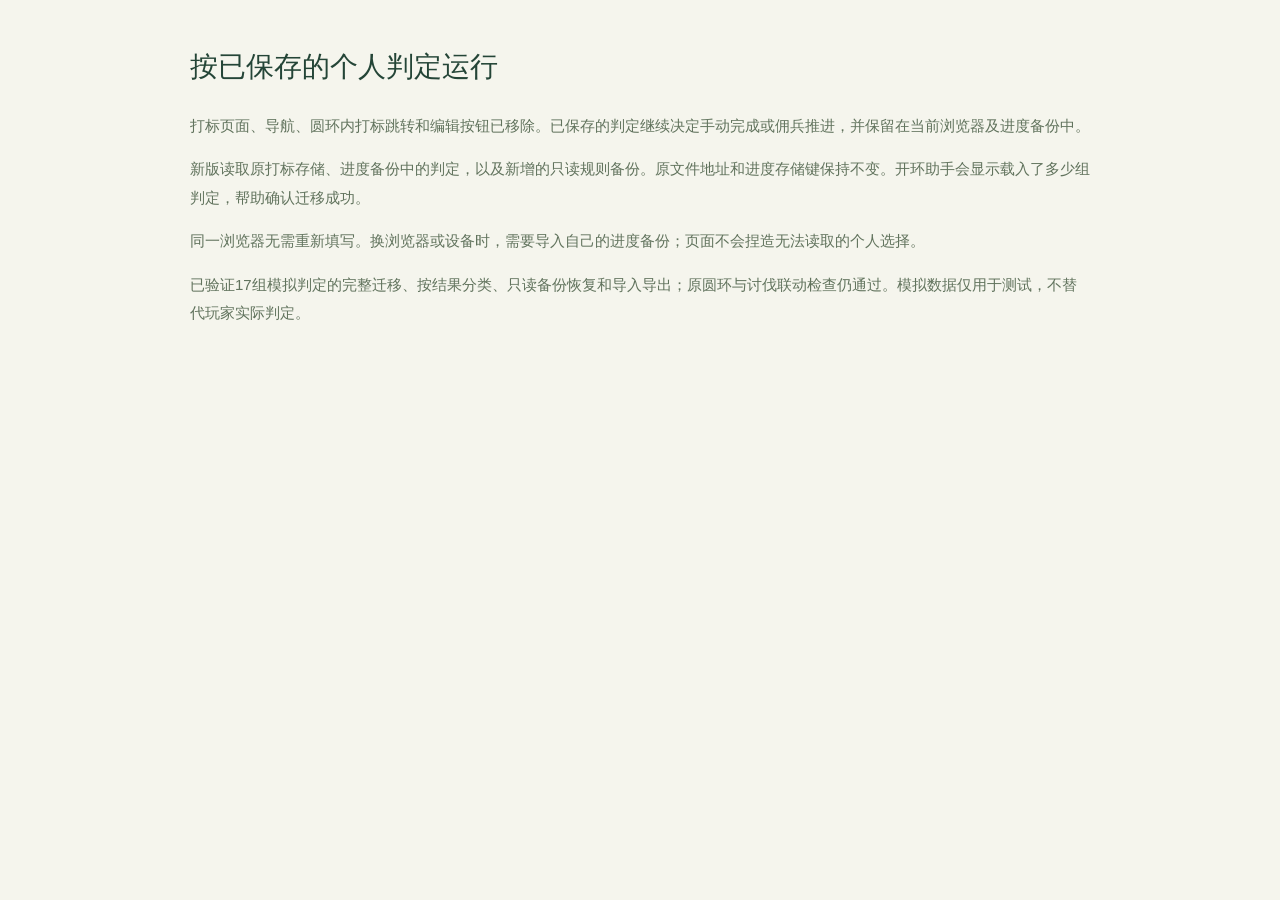
<file: 本次改造说明.html>
<!doctype html><html lang="zh-CN"><meta charset="UTF-8"><meta name="viewport" content="width=device-width,initial-scale=1"><title>已保存个人规则说明</title><style>body{font:15px/1.9 "Segoe UI","Microsoft YaHei",sans-serif;max-width:900px;margin:40px auto;padding:0 25px;background:#f5f5ed;color:#244537}h1{font-weight:500;font-size:28px}p{color:#61735d}</style><h1>按已保存的个人判定运行</h1><p>打标页面、导航、圆环内打标跳转和编辑按钮已移除。已保存的判定继续决定手动完成或佣兵推进，并保留在当前浏览器及进度备份中。</p><p>新版读取原打标存储、进度备份中的判定，以及新增的只读规则备份。原文件地址和进度存储键保持不变。开环助手会显示载入了多少组判定，帮助确认迁移成功。</p><p>同一浏览器无需重新填写。换浏览器或设备时，需要导入自己的进度备份；页面不会捏造无法读取的个人选择。</p><p>已验证17组模拟判定的完整迁移、按结果分类、只读备份恢复和导入导出；原圆环与讨伐联动检查仍通过。模拟数据仅用于测试，不替代玩家实际判定。</p></html>
</file>
<file: style.css>
:root{--paper:#f5f5ef;--card:#fff;--ink:#172f35;--muted:#677477;--line:#dde4df;--red:#b4433a;--teal:#185a55;--pale:#eaf1eb;--gold:#926b21;--sans:"Segoe UI","Microsoft YaHei",sans-serif}*{box-sizing:border-box}html{scroll-behavior:smooth;scroll-padding-top:32px}body{margin:0;background:var(--paper);color:var(--ink);font-family:var(--sans);font-size:14px;line-height:1.65}a{color:inherit;text-decoration:none}a:hover{text-decoration:underline;text-underline-offset:4px}button,input,select{font:inherit}button,select{cursor:pointer}button{color:inherit}button:focus-visible,a:focus-visible,input:focus-visible,select:focus-visible,summary:focus-visible{outline:3px solid #ba6339;outline-offset:3px}button{border:0}header.topbar{height:86px;background:#153b3d;color:#fff;display:flex;align-items:center;justify-content:space-between;padding:0 max(5vw,24px)}.brand{display:flex;align-items:center;gap:14px;font-size:19px;font-weight:650;letter-spacing:2px}.brand small{display:block;font-size:9px;font-weight:400;letter-spacing:2.6px;color:#b5cbc4;line-height:1.7}.brand-mark{font-size:47px;font-weight:300;color:#dbb18d;line-height:1}.source-link{font-size:12px;color:#d7e2db}main{max-width:1480px;margin:auto;padding:0 5vw}.intro{display:flex;justify-content:space-between;align-items:flex-end;padding:48px 0 30px}.eyebrow{color:var(--red);font-size:10px;font-weight:700;letter-spacing:2.1px;margin:0 0 12px}h1{font-size:38px;letter-spacing:1px;line-height:1.3;font-weight:600;margin:0}h1 span{display:inline-block;border-left:1px solid #a9b9af;margin-left:22px;padding-left:22px;font-weight:350;color:var(--teal)}.lede{color:var(--muted);margin:15px 0 0;font-size:13px;letter-spacing:1px}.intro-note{color:var(--muted);font-size:11px;text-align:right;white-space:nowrap}.intro-note strong{display:block;font-size:18px;font-weight:500;letter-spacing:2px;color:var(--ink);margin:4px 0}.intro-note small{font-size:10px}.live-dot{display:inline-block;width:6px;height:6px;background:var(--teal);border-radius:50%;margin-right:6px}.stats{display:grid;grid-template-columns:1fr 1fr 1fr 1.5fr;border-top:2px solid var(--ink);border-bottom:1px solid var(--line);padding:24px 0;gap:25px;margin-bottom:36px}.stats>div{border-right:1px solid var(--line);display:flex;align-items:baseline;gap:12px}.stats strong{font-size:37px;font-weight:450;line-height:1.2;letter-spacing:-2px}.stats span{font-size:11px;color:var(--muted)}.stats .stat-note{border:0;display:block}.stat-note p{margin:4px 0 0;color:var(--ink);font-size:12px}.workspace{display:grid;grid-template-columns:214px minmax(0,1fr);gap:34px;align-items:start}.sidebar{position:sticky;top:20px;max-height:calc(100vh - 40px);overflow:auto;scrollbar-width:thin;padding-right:5px}.sidebar-heading{display:flex;align-items:center;justify-content:space-between;margin:0 0 16px}.sidebar-heading h2{font-size:13px;letter-spacing:2px;font-weight:600;margin:0}.sidebar-heading>span{font-size:10px;color:var(--muted);border:1px solid var(--line);border-radius:20px;padding:0 8px}.blade-button{display:flex;width:100%;align-items:center;gap:11px;padding:8px;border:1px solid transparent;background:transparent;text-align:left;border-radius:5px;margin:0 0 3px;font-size:12px}.blade-button img{width:36px;height:40px;object-fit:cover;object-position:50% 13%;background:#e5e9e2;border-radius:3px;flex-shrink:0}.blade-button span:not(.all-symbol){flex:1;min-width:0}.blade-button small{display:block;color:var(--muted);font-size:9px;letter-spacing:.2px}.blade-button b{font-size:10px;font-weight:500;color:var(--muted);margin-left:auto}.blade-button.active{background:var(--pale);border-color:#c1d1c3;box-shadow:inset 3px 0 var(--teal)}.blade-button:hover{background:#e9eee6}.all-symbol{font-size:30px;color:var(--teal);width:36px;text-align:center}.blade-button.all{margin-bottom:10px}.toolbar{background:var(--card);padding:15px 18px 12px;border:1px solid var(--line);border-radius:7px}.search{display:flex;align-items:center;gap:12px;border-bottom:1px solid var(--line);padding-bottom:12px}.search>span{font-size:27px;line-height:1;color:var(--teal)}.search input{width:100%;border:0;background:transparent;color:var(--ink);font-size:13px;min-width:0}.search input::placeholder{color:#929c98}.search kbd{border:1px solid var(--line);color:#8b9691;padding:0 7px;border-radius:3px;font-size:10px}.filters{display:flex;gap:18px;align-items:center;flex-wrap:wrap;padding-top:12px}.filters label{display:flex;align-items:center;gap:8px;font-size:11px;color:var(--muted)}select{color:var(--ink);background:#fff;border:0;max-width:175px;font-size:11px;padding:3px}.text-button{margin-left:auto;background:none;font-size:10px;color:var(--muted);padding:3px 0}.text-button:hover{color:var(--red)}.resultbar{display:flex;align-items:center;justify-content:space-between;gap:12px;margin:20px 0 14px}.resultbar p{margin:0;font-size:12px;color:var(--muted)}.resultbar p b{color:var(--ink);font-weight:600}.view-switch{display:flex;border:1px solid #cad5cc;border-radius:4px;padding:3px;flex-shrink:0}.view-switch button{background:none;font-size:10px;padding:5px 11px;border-radius:2px;color:var(--muted)}.view-switch button[aria-pressed=true]{background:var(--ink);color:#fff}.notice{display:flex;align-items:start;gap:8px;margin:0 0 18px;font-size:10px;color:var(--muted)}.notice>span{border:1px solid #a3b3a9;width:14px;height:14px;border-radius:50%;display:inline-flex;align-items:center;justify-content:center;flex-shrink:0;font-family:serif;margin-top:3px}.notice p{margin:0}.blade-card,.enemy-card{background:var(--card);border:1px solid var(--line);border-radius:7px;margin:0 0 22px;overflow:hidden;box-shadow:0 2px 5px #153b3d03}.card-head{display:flex;align-items:center;gap:22px;border-bottom:1px solid var(--line);min-height:141px;background:linear-gradient(110deg,#edf2e8 0,#f6f7f1 38%,#fff 80%);position:relative;padding:20px 26px 20px 160px}.portrait{position:absolute;left:18px;bottom:0;width:126px;height:135px;object-fit:contain;object-position:center bottom;filter:drop-shadow(2px 2px 2px #334b361a)}.card-head .meta{font-size:9px;color:var(--muted);letter-spacing:1px;margin-bottom:4px}.card-head h2{font-size:25px;font-weight:500;line-height:1.3;margin:0 0 6px}.card-head h2 a:hover{text-decoration-color:var(--red)}.card-head .sub{font-size:10px;color:var(--muted)}.card-head .node-count{margin-left:auto;font-size:10px;color:var(--muted);text-align:right;flex-shrink:0}.node-count b{font-weight:400;font-size:27px;color:var(--teal);display:block;line-height:1.1}.table-scroll{overflow-x:auto}table{width:100%;border-collapse:collapse;text-align:left}th{color:var(--muted);font-weight:500;letter-spacing:.6px;font-size:9px;padding:10px 16px;border-bottom:1px solid var(--line);background:#fafbf8;white-space:nowrap}td{padding:15px 16px;border-bottom:1px solid #edf0e9;vertical-align:top;font-size:11px}tbody tr:last-child td{border-bottom:0}.check-cell{width:35px;padding-right:0}input[type=checkbox]{accent-color:var(--teal);width:14px;height:14px;margin:4px 0;cursor:pointer}.node-name{font-size:12px;font-weight:500}.stage-badge{display:inline-block;border:1px solid #d3dcd2;border-radius:3px;font-size:8px;padding:0 5px;color:var(--muted);margin-right:6px;white-space:nowrap;vertical-align:1px}.enemy-name{color:var(--red);font-size:12px;display:block;font-weight:500;white-space:nowrap}.enemy-name:after{content:' ↗';font-size:9px;opacity:.6}.location{white-space:nowrap;color:#506865;font-size:11px}.amount{font-size:11px;white-space:nowrap}.amount span{color:var(--muted);font-size:9px}.detail{margin-top:6px;font-size:10px;color:var(--muted);max-width:390px}.detail summary{cursor:pointer;font-size:9px;color:#7b8b83}.detail p{margin:7px 0;line-height:1.8}.detail p b{display:block;font-weight:500;color:var(--ink)}.detail a{text-decoration:underline}.status-badge{display:block;color:var(--gold);background:#fbf2da;border:1px solid #eadebe;border-radius:3px;padding:0 5px;font-size:8px;width:fit-content;margin-top:5px}.generic-name{font-size:11px;color:var(--teal)}tr.completed .node-name,tr.completed .enemy-name{opacity:.5}tr.completed{background:#fafbf8}.enemy-card .card-head{padding:19px 25px;min-height:90px}.enemy-card .card-head h2{font-size:20px}.enemy-card .mini-portrait{display:inline-block;width:26px;height:32px;object-fit:cover;object-position:50% 12%;vertical-align:middle;background:var(--pale);border-radius:3px;margin-right:9px}.method{border-top:2px solid var(--ink);margin:48px 0 0;padding:30px 0 32px}.method-heading{display:flex;justify-content:space-between;gap:20px;align-items:center}.method h2{font-size:23px;font-weight:500;margin:0}.method .eyebrow{font-size:9px;margin-bottom:6px}.downloads{display:flex;gap:18px;flex-wrap:wrap;font-size:10px;color:var(--teal)}.method-grid{display:grid;grid-template-columns:repeat(3,1fr);gap:28px;margin:25px 0}.method-grid p{font-size:11px;color:var(--muted);margin:0;line-height:1.95}.method-grid b{display:block;color:var(--ink);font-size:12px;font-weight:500;margin-bottom:5px}.coverage{border-top:1px solid var(--line);padding-top:18px;font-size:11px;color:var(--muted)}.coverage>summary{cursor:pointer;color:var(--ink)}.coverage>p{font-size:10px}.coverage td,.coverage th{font-size:10px}.coverage a{color:var(--teal)}#empty{text-align:center;padding:55px 10px 90px}#empty>span{font-size:45px;color:var(--teal)}#empty h2{font-size:21px;font-weight:400}#empty p{font-size:12px;color:var(--muted)}#empty button{padding:8px 20px;background:var(--ink);color:#fff;border-radius:4px;font-size:12px}footer{background:#153b3d;color:#bfd0c6;padding:24px 5vw;display:flex;justify-content:space-between;gap:16px;font-size:10px;margin-top:0}footer a{color:#fff}[hidden]{display:none!important}@media(min-width:1600px){main{padding:0 60px}}@media(max-width:1100px){main{padding:0 28px}.workspace{grid-template-columns:175px minmax(0,1fr);gap:22px}h1{font-size:30px}.stats>div{display:block}.stats strong{display:block;font-size:31px}.stats span{font-size:10px}.filters{gap:10px}.card-head{padding-left:135px}.portrait{width:105px;left:10px}.card-head h2{font-size:23px}td,th{padding-left:11px;padding-right:11px}.enemy-name{white-space:normal}}@media(max-width:760px){header.topbar{height:72px;padding:0 20px}.brand{font-size:16px}.source-link{font-size:9px}.brand small{font-size:7px}.brand-mark{font-size:35px}main{padding:0 18px}.intro{padding:32px 0 25px;align-items:start}.eyebrow{font-size:8px;letter-spacing:1.3px}h1{font-size:27px}h1 span{display:block;border-left:0;margin:4px 0 0;padding:0}.lede{font-size:10px;max-width:200px;line-height:1.8;margin-top:12px}.intro-note{font-size:8px;max-width:120px;white-space:normal}.intro-note strong{font-size:13px;letter-spacing:1px}.intro-note small{font-size:8px}.stats{grid-template-columns:repeat(3,1fr);gap:12px;padding:19px 0;margin-bottom:22px}.stats>div:nth-child(3){border:0}.stats .stat-note{grid-column:1/-1;border-top:1px solid var(--line);padding-top:13px;display:flex;gap:12px;align-items:center}.stat-note p{font-size:10px;margin:0}.stats strong{font-size:29px}.stats span{font-size:9px}.workspace{display:block}.sidebar{position:static;max-height:none;overflow:visible;padding:0;margin:0 0 20px}.sidebar-heading{margin-bottom:10px}.sidebar-heading h2{font-size:11px}#blade-list{display:flex;overflow:auto;gap:6px;padding-bottom:8px;scrollbar-width:thin}.blade-button{width:auto;min-width:115px;padding:5px 8px;background:#fff;border-color:var(--line);margin:0;flex-shrink:0}.blade-button img{height:31px;width:27px}.blade-button small{display:none}.blade-button.all{display:inline-flex;margin:0 0 8px;min-width:140px}.all-symbol{font-size:20px;width:27px}.toolbar{padding:13px}.search input{font-size:12px}.filters{gap:8px}.filters label{gap:3px;font-size:9px}select{font-size:10px;max-width:130px}.text-button{font-size:9px}.resultbar p{font-size:10px}.view-switch button{font-size:9px;padding:4px 8px}.notice{font-size:9px}.card-head{min-height:125px;padding:15px 16px 15px 125px;gap:12px}.portrait{height:120px;width:105px;left:10px}.card-head h2{font-size:22px}.card-head .meta{font-size:8px}.card-head .sub{font-size:8px}.card-head .node-count{font-size:8px}.node-count b{font-size:23px}td,th{padding:12px 9px;font-size:10px}.node-name{font-size:11px}.enemy-name{font-size:11px}.detail{max-width:220px}.detail summary{font-size:8px}.location{font-size:10px;white-space:normal;min-width:65px}.amount{font-size:10px}.check-cell{min-width:25px;width:25px;padding-left:9px;padding-right:0}.blade-card table{min-width:485px}.enemy-card table{min-width:475px}.method{margin-top:25px}.method-heading{display:block}.method h2{font-size:21px}.downloads{gap:14px;margin-top:20px;font-size:9px}.method-grid{grid-template-columns:1fr;gap:18px}.method-grid p{font-size:10px}.method-grid b{font-size:11px}footer{padding:20px;flex-wrap:wrap;font-size:9px}footer span:nth-child(2){order:3;flex-basis:100%}}@media(prefers-reduced-motion:reduce){html{scroll-behavior:auto}}
.feature-tabs{display:flex;gap:28px;border-bottom:1px solid var(--line);margin:0 0 30px}.feature-tabs button{background:none;font-size:13px;padding:12px 2px;position:relative;color:var(--muted)}.feature-tabs button[aria-pressed=true]{color:var(--teal);font-weight:650}.feature-tabs button[aria-pressed=true]:after{content:'';position:absolute;height:3px;bottom:-1px;left:0;right:0;background:var(--teal)}.feature-tabs button span{font-size:8px;color:var(--red);margin-left:5px;border:1px solid #dfc2b8;padding:1px 4px;border-radius:3px}
.merc-intro{display:flex;justify-content:space-between;align-items:center;gap:20px;margin:8px 0 24px}.merc-intro h2{font-size:27px;font-weight:500;margin:0}.merc-intro p:not(.eyebrow){font-size:12px;color:var(--muted);margin:9px 0 0}.merc-intro>a{font-size:11px;color:var(--teal);white-space:nowrap}.blade-picker{background:#fff;border:1px solid var(--line);border-radius:8px;overflow:hidden}.blade-picker>summary{display:flex;justify-content:space-between;align-items:center;padding:21px 25px;cursor:pointer;gap:15px;list-style:none}.blade-picker>summary::-webkit-details-marker{display:none}.blade-picker>summary b{font-size:15px;font-weight:600;letter-spacing:1px}.blade-picker>summary small{font-size:10px;color:var(--muted);margin-left:17px}.picker-toggle{font-size:11px;color:var(--teal);white-space:nowrap}.picker-body{padding:0 25px 24px}.picker-tools{display:flex;align-items:center;gap:22px;padding:0 0 17px;border-bottom:1px solid var(--line);margin-bottom:18px;flex-wrap:wrap}.picker-search{display:flex;align-items:center;gap:8px;border:1px solid #ced9d1;background:#f7f9f3;padding:7px 11px;border-radius:4px;min-width:210px}.picker-search>span{font-size:22px;color:var(--teal);line-height:1}.picker-search input{width:100%;border:0;background:none;font-size:11px;color:var(--ink);min-width:0}.picker-filters{display:flex;gap:5px;flex-wrap:wrap}.picker-filters button{font-size:10px;padding:5px 10px;border-radius:3px;background:transparent;color:var(--muted)}.picker-filters button[aria-pressed=true]{background:var(--pale);color:var(--teal)}.merc-blade-gallery{display:grid;grid-template-columns:repeat(auto-fill,minmax(104px,1fr));gap:10px;max-height:342px;overflow:auto;scrollbar-width:thin;padding:2px 7px 4px 2px}.blade-tile{position:relative;display:flex;flex-direction:column;align-items:center;justify-content:flex-end;background:linear-gradient(145deg,#f3f5ed,#e8eee4);border:1px solid #e1e7db;border-radius:6px;padding:8px 7px 9px;min-height:155px;text-align:center;overflow:hidden;transition:border-color .15s,transform .15s,box-shadow .15s}.blade-tile:hover{border-color:var(--teal);transform:translateY(-2px);box-shadow:0 5px 10px #183b3210}.blade-tile.added{border-color:#5a8b6d;background:linear-gradient(145deg,#d9ebdd,#b9d8c4)}.blade-tile.added strong{color:#214c36}.blade-tile.added small{color:#2e6247}.blade-tile.added.draft{border-color:#b38a48;background:linear-gradient(145deg,#f8edcf,#e8d5a7)}.blade-tile.added.draft strong{color:#66501f}.blade-tile.added.draft small{color:#705923}.blade-tile img{width:100%;height:108px;object-fit:contain;object-position:center bottom;filter:drop-shadow(2px 3px 2px #394b3526);transition:transform .2s}.blade-tile:hover img{transform:scale(1.05)}.blade-tile strong{font-size:11px;font-weight:550;margin:7px 0 2px;max-width:100%;white-space:normal;line-height:1.35}.blade-tile small{font-size:9px;color:var(--teal)}.tile-element{position:absolute;left:7px;top:7px;background:#fff9;border:1px solid #ffffffa3;padding:0 5px;border-radius:20px;color:#647b6a;font-size:8px;z-index:1}.merc-rosterbar{display:flex;align-items:center;justify-content:space-between;margin:25px 0 8px;gap:16px}.merc-rosterbar p{font-size:11px;color:var(--teal);margin:0;line-height:1.9}.merc-utilities{display:flex;gap:15px;align-items:center;flex-shrink:0}.merc-utilities>button,.import-button{background:none;padding:0;color:var(--teal);font-size:10px;cursor:pointer}.import-button input{display:none}.playthrough-switch{display:flex;gap:2px;padding:3px;border:1px solid #ccd8cc;border-radius:4px}.playthrough-switch button{font-size:9px;padding:4px 8px;background:transparent;color:var(--muted);border-radius:2px}.playthrough-switch button[aria-pressed=true]{background:var(--ink);color:#fff}.merc-save-note{font-size:10px;color:var(--muted);min-height:25px;margin-bottom:7px}.merc-roster-strip{display:grid;grid-template-columns:repeat(auto-fill,minmax(min(100%,220px),1fr));gap:10px;overflow:visible;padding:2px 2px 13px;margin-bottom:9px}.roster-tile{display:grid;grid-template-columns:28px 34px minmax(0,1fr);align-items:center;gap:10px;text-align:left;background:#fff;border:1px solid var(--line);border-radius:5px;padding:10px 12px;min-width:0;width:100%}.roster-rank{display:grid;place-items:center;width:28px;height:28px;border-radius:50%;background:#edf2e9;color:#526d58;font-size:10px;font-weight:700;font-variant-numeric:tabular-nums}.roster-details{min-width:0;overflow-wrap:anywhere}.roster-tile.active .roster-rank{background:var(--teal);color:#fff}.roster-tile.active{border-color:#739d84;background:#eaf1e7;box-shadow:inset 0 -3px #276653}.roster-tile img{width:34px;height:44px;object-fit:contain}.roster-tile b{display:block;font-size:12px;font-weight:550}.roster-tile small{font-size:8px;color:var(--muted);display:block;margin-top:3px}.roster-tile small.manual,.roster-tile small.unavailable{color:var(--red)}.roster-tile small.eligible{color:var(--teal)}.merc-empty{padding:50px 20px 65px;text-align:center;color:var(--muted)}.merc-empty>span{font-size:42px;color:#9bb59f}.merc-empty h3{font-size:20px;font-weight:500;color:var(--ink)}.merc-empty p{font-size:11px}.visual-editor{background:#fff;border:1px solid var(--line);border-radius:9px;overflow:hidden}.visual-editor-head{padding:23px 27px;display:flex;align-items:center;justify-content:space-between;gap:18px;background:linear-gradient(100deg,#f7f9f1,#fff)}.visual-editor-head .eyebrow{font-size:9px;margin-bottom:7px;letter-spacing:1.3px}.visual-editor-head h3{font-size:27px;line-height:1.25;font-weight:500;margin:0}.visual-editor-head h3 small{font-size:10px;font-weight:400;color:var(--muted);margin-left:20px;white-space:nowrap}.editor-actions{display:flex;align-items:center;gap:17px}.editor-actions button{background:transparent;font-size:10px;color:var(--teal);padding:4px 0}.editor-actions button[data-remove]{color:var(--muted)}.editor-actions button:disabled{opacity:.4;cursor:default}.merc-verdict{padding:17px 24px;border-top:1px solid var(--line);border-bottom:1px solid var(--line);border-left:4px solid var(--teal);background:#edf4ea;display:flex;gap:20px;align-items:center;justify-content:space-between}.merc-verdict strong{font-size:15px;font-weight:600}.merc-verdict p{font-size:11px;line-height:1.9;margin:5px 0 0}.merc-verdict>button{flex-shrink:0;padding:9px 15px;background:var(--teal);color:#fff;border-radius:4px;font-size:11px}.merc-verdict>a{font-size:10px;white-space:nowrap;text-decoration:underline}.merc-verdict.manual,.merc-verdict.unavailable{background:#fbefea;border-left-color:var(--red);color:#873f35}.merc-verdict.draft,.merc-verdict.tier_locked,.merc-verdict.complete{background:#f4f6ef;border-left-color:#849a88;color:#66796b}.merc-verdict.uncertain,.merc-verdict.specific{background:#fbf4e3;border-left-color:#a3893f;color:#7c672b}.affinity-workspace{display:grid;grid-template-columns:minmax(0,1fr) 280px;align-items:stretch}.affinity-chart{--pink:#b782c2;min-width:0;position:relative;background:radial-gradient(ellipse at 50% 45%,#faf7ffb5,#eeeafa99 60%,#e8eef1),linear-gradient(130deg,#e6f0f0,#f0e3f7)}.affinity-chart:before{content:'';position:absolute;inset:0;pointer-events:none;background-image:linear-gradient(45deg,transparent 49.7%,#fff4 50%,transparent 50.3%),linear-gradient(-45deg,transparent 49.7%,#fff3 50%,transparent 50.3%);background-size:60px 60px;opacity:.6}.chart-topline{display:flex;justify-content:space-between;gap:10px;align-items:center;padding:20px 22px 0;position:relative;z-index:1}.chart-topline>span{font-size:15px;font-weight:550;letter-spacing:4px;color:#58466a}.chart-topline small{font-size:9px;color:#8b7c9a}.chart-pan{position:relative;overflow:auto;scrollbar-width:thin}.chart-canvas{position:relative;width:100%;min-width:650px;aspect-ratio:1160/700;isolation:isolate}.ring-lines{position:absolute;width:100%;height:100%;inset:0;overflow:visible;pointer-events:none;filter:drop-shadow(0 1px 1px #9e74b431)}.ring-orbit{fill:none;stroke:#bb9acb;stroke-width:9;opacity:.52}.ring-orbit.open{stroke:#b77bbd;opacity:.85}.ring-spoke{fill:none;stroke:#ba9cc9;stroke-width:7;stroke-linejoin:round;stroke-linecap:round;opacity:.6}.ring-spoke.done{stroke:#d8acc9;opacity:.9}.ring-track-label{position:absolute;transform:translate(-50%,-50%);font-size:clamp(8px,.75vw,11px);font-weight:600;color:#63445c;text-align:center;white-space:nowrap;line-height:1.5;z-index:3;pointer-events:none;background:#f4eff8a3;border-radius:3px;padding:1px 3px}.ring-track-label.gold{color:#83703c}.ring-track-label.green{color:#447467}.affinity-node,.ring-gate{position:absolute;transform:translate(-50%,-50%);width:32px;height:32px;border-radius:50%;padding:6px;background:#8d3550;border:2px solid #c696cf;color:#301d31;box-shadow:0 0 0 3px #a689c26b,0 2px 4px #6243773b;z-index:4;transition:box-shadow .12s,filter .12s,background-color .12s;display:flex;align-items:center;justify-content:center}.affinity-node:before,.ring-gate:before{content:'';position:absolute;inset:-6px;z-index:-1;background:#ac87bf;clip-path:polygon(50% 0,65% 22%,90% 10%,78% 36%,100% 50%,78% 64%,90% 90%,65% 78%,50% 100%,35% 78%,10% 90%,22% 64%,0 50%,22% 36%,10% 10%,35% 22%);opacity:.75}.affinity-node:after{content:'';position:absolute;inset:-7px;border-radius:50%;border:1px solid transparent;pointer-events:none}.affinity-node svg,.ring-gate svg{width:100%;height:100%;fill:none;stroke:currentColor;stroke-width:2;stroke-linecap:round;stroke-linejoin:round;pointer-events:none}.affinity-node.gold{background:#8c8040;color:#383322}.affinity-node.green{background:#3f7664;color:#1b3b33}.affinity-node.done{background:radial-gradient(circle at 35% 30%,#ffbbb0,#d74e62 58%,#ae314a);color:#fff7ec;border-color:#e8c2eb;box-shadow:0 0 0 3px #ae7cbb,0 0 16px #e9788c60}.affinity-node.gold.done{background:radial-gradient(circle at 35% 30%,#fffeb9,#d9bb35 60%,#9c8227);color:#fffce5}.affinity-node.green.done{background:radial-gradient(circle at 35% 30%,#dcffbd,#74af5c 60%,#388969);color:#f2ffe8}.affinity-node.locked{filter:saturate(.3);background:#b6acbd;color:#776d80;border-color:#c5bbd1;box-shadow:0 0 0 3px #b8afc357;opacity:.76}.affinity-node.next:after{border-color:#e9d6ee;border-style:dashed;box-shadow:0 0 0 1px #9b6cab66}.affinity-node.next.eligible:after{border-color:#2d8b75;box-shadow:0 0 0 1px #418b7566}.affinity-node.selected{outline:2px solid #fef9d6;outline-offset:6px;z-index:6;box-shadow:0 0 0 5px #68559a,0 0 20px #8f65a2a1}.affinity-node:hover,.ring-gate:hover{filter:brightness(1.16);z-index:7}.affinity-node:focus-visible,.ring-gate:focus-visible{outline:3px solid #2b5f7c;outline-offset:7px}.ring-stage-number{position:absolute;right:-8px;bottom:-7px;font-size:7px;color:#675277;background:#f2eaf8;border-radius:20px;min-width:12px;line-height:12px;text-align:center;pointer-events:none}.ring-gate{background:radial-gradient(circle,#b3d4d8,#729fae);color:#597c8e;width:32px;height:32px;border-color:#b9c6e2}.ring-gate.open{background:radial-gradient(circle at 30% 30%,#d8fce3,#66b9b7);color:#fffbe1;border-color:#d5d1eb}.ring-gate.selected{outline:2px solid #fdf4bc;outline-offset:5px}.ring-gate span{position:absolute;top:39px;left:0;right:0;text-align:center;font-size:9px;font-family:Georgia,serif;color:#6b5b85;font-weight:600}.ring-portrait{position:absolute;left:50%;top:80%;transform:translate(-50%,-50%);width:130px;height:130px;border:4px solid #a68cce;border-radius:50%;background:radial-gradient(circle at 50% 50%,#ddd1f0,#b9a6d9);box-shadow:0 0 0 4px #d3c3e9,0 8px 24px #78569e26;z-index:2;text-align:center}.ring-portrait img{width:100%;height:100%;object-fit:cover;object-position:50% 8%;border-radius:50%;filter:drop-shadow(0 1px 3px #69547c33)}.ring-portrait strong{position:absolute;left:50%;bottom:-12px;transform:translateX(-50%);background:#74608f;color:#fff;font-size:12px;font-weight:500;min-width:105px;white-space:nowrap;padding:3px 12px;border:1px solid #c9b3e4;border-radius:4px}.ring-portrait>span{position:absolute;top:calc(100% + 17px);left:-30px;right:-30px;color:#7e6a94;font-size:9px;letter-spacing:.5px}.ring-stage-caption{position:absolute;left:10%;top:92%;font-size:8px;color:#88719d;letter-spacing:1px}.chart-legend{display:flex;align-items:center;gap:14px;flex-wrap:wrap;padding:7px 20px 18px;font-size:8px;color:#857390;position:relative;z-index:1}.chart-legend>span{display:flex;align-items:center;gap:5px;white-space:nowrap}.chart-legend i{width:9px;height:9px;border-radius:50%;display:inline-block;border:1px solid #b698c5;background:#b4a4c0}.chart-legend .legend-lit{background:#e4bd63;border-color:#f3dc90}.chart-legend .legend-next{border:1px dashed #4c8c7b;background:transparent}.chart-legend .legend-locked{background:#d5cfdb;border-color:#c0b6cc}.chart-legend small{font-size:7px;margin-left:auto}.ring-info{min-width:0;padding:27px 23px 23px;border-left:1px solid #e3dfea;background:#fcfbf8}.ring-info .eyebrow{font-size:8px;letter-spacing:1px;color:#a17696;margin-bottom:10px}.ring-info h3{font-size:23px;font-weight:500;line-height:1.35;margin:0 0 13px;overflow-wrap:anywhere}.ring-info h4{font-size:10px;color:#8c8290;font-weight:500;margin:19px 0 6px}.info-state{display:flex;flex-wrap:wrap;gap:6px}.info-badge{display:inline-block;font-size:8px;border:1px solid #e3d9df;padding:2px 6px;border-radius:3px;color:#88718c;background:#f1ebf4}.info-badge.done{background:#eaf1e4;color:#597851;border-color:#d5e1cc}.info-badge.locked{background:#eeeef0;color:#93929c;border-color:#dedce2}.info-badge.rule-manual,.info-badge.rule-initial{background:#f9ece6;color:#a35748;border-color:#eed8ce}.info-badge.rule-eligible{background:#e7f1e8;color:var(--teal);border-color:#cedfce}.info-badge.rule-specific,.info-badge.rule-unknown{background:#f7f0df;color:#8b712e;border-color:#e8ddbf}.info-condition{font-size:13px;font-weight:500;line-height:1.9;margin:5px 0 13px;overflow-wrap:anywhere;color:#4e4058}.info-effect{font-size:11px;color:#7c717f;line-height:1.9;margin:0}.info-reason,.info-hint{font-size:10px;line-height:1.9;color:#8d7c8a;margin:13px 0 0}.info-hint{font-size:9px;color:#9a909b}.info-links{display:flex;gap:10px;flex-wrap:wrap;font-size:9px;color:#a05c7f;margin-top:17px}.node-actions{display:flex;flex-direction:column;gap:8px;margin-top:23px}.node-actions button{padding:8px 10px;background:#f5f1f4;color:#8c6d83;font-size:10px;text-align:center;border:1px solid #e6dce4;border-radius:4px}.node-actions .primary{color:#fff;background:#79618f;border-color:#79618f;padding:10px}.node-actions .primary small{display:block;color:#ded4e9;font-size:8px;margin-top:2px}.node-actions .muted{border:0;background:transparent;font-size:9px;color:#a99ba5;padding:5px}.node-actions button:hover{filter:brightness(1.04)}.info-legend{display:flex;gap:14px;flex-wrap:wrap;padding-top:24px;font-size:9px}.info-legend>span{display:flex;align-items:center;gap:4px}.info-legend svg{width:14px;height:14px;fill:none;stroke:currentColor;stroke-width:2}.info-legend .red{color:#b25d6a}.info-legend .gold{color:#b29b54}.info-legend .green{color:#65977b}.editor-bottom{display:flex;gap:15px;flex-wrap:wrap;justify-content:space-between;padding:14px 22px;border-top:1px solid #e5dfeb;background:#f7f6f1;font-size:9px;color:var(--muted)}.editor-bottom>span:first-child{white-space:nowrap}.editor-bottom b{font-weight:500;color:#6b5775}.editor-bottom a{color:var(--teal)}.merc-rules{border-top:2px solid var(--ink);padding:22px 0 30px;margin-top:35px}.merc-rules>summary{font-size:13px;color:var(--teal);cursor:pointer}.merc-rule-grid{display:grid;grid-template-columns:1fr 1.5fr;gap:45px;margin-top:20px;font-size:11px;color:var(--muted)}.merc-rule-grid h3{font-size:13px;color:var(--ink);font-weight:500}.merc-rule-grid li{margin-bottom:5px}.merc-rule-grid a{color:var(--teal);text-decoration:underline}.merc-rule-grid p{line-height:1.9}
@media(min-width:1350px){.affinity-node,.ring-gate{width:35px;height:35px;padding:7px}.ring-portrait{width:145px;height:145px}.chart-canvas{min-width:700px}}@media(max-width:1150px){.affinity-workspace{grid-template-columns:minmax(0,1fr)}.ring-info{border-left:0;border-top:1px solid #e4dfe9;display:grid;grid-template-columns:1fr 1fr;gap:0 28px}.ring-info>.eyebrow,.ring-info>h3,.ring-info>.info-state{grid-column:1/-1}.ring-info .node-actions{grid-column:2;grid-row:4/10;align-self:start;margin-top:14px}.ring-info>h4,.ring-info>.info-condition,.ring-info>.info-effect,.ring-info>.info-reason,.ring-info>.info-links,.ring-info>.info-hint{grid-column:1}.ring-info>.info-hint:last-child{grid-column:2}.merc-blade-gallery{grid-template-columns:repeat(auto-fill,minmax(99px,1fr))}.merc-rosterbar{align-items:flex-start}.merc-utilities{gap:10px}}@media(max-width:760px){.feature-tabs{gap:23px;margin-bottom:22px}.feature-tabs button{font-size:11px}.merc-intro{display:block}.merc-intro h2{font-size:22px}.merc-intro p:not(.eyebrow){font-size:10px}.merc-intro>a{display:inline-block;margin-top:14px;font-size:10px}.blade-picker>summary{padding:16px}.blade-picker>summary b{font-size:13px}.blade-picker>summary small{display:block;margin:3px 0 0;font-size:9px}.picker-toggle{font-size:9px}.picker-body{padding:0 14px 17px}.picker-tools{gap:10px;margin-bottom:13px;padding-bottom:13px}.picker-search{width:100%;font-size:10px}.picker-filters{gap:2px}.picker-filters button{font-size:9px;padding:5px 8px}.merc-blade-gallery{grid-template-columns:repeat(auto-fill,minmax(87px,1fr));gap:7px;max-height:315px;padding-right:4px}.blade-tile{min-height:138px;padding:7px 4px}.blade-tile img{height:93px}.blade-tile strong{font-size:10px}.blade-tile small{font-size:8px}.merc-rosterbar{display:block;margin-top:20px}.merc-utilities{margin-top:12px;gap:17px}.merc-rosterbar p{font-size:10px}.merc-utilities>button,.import-button{font-size:9px}.merc-save-note{margin-bottom:5px;font-size:9px}.roster-tile{min-width:0;padding:9px 10px;gap:8px;grid-template-columns:26px 29px minmax(0,1fr)}.roster-rank{width:26px;height:26px}.roster-tile img{width:29px;height:38px}.roster-tile b{font-size:11px}.roster-tile small{font-size:8px}.visual-editor-head{padding:17px;align-items:flex-start;gap:12px}.visual-editor-head h3{font-size:23px}.visual-editor-head h3 small{display:block;margin:6px 0 0;font-size:9px}.editor-actions{flex-direction:column;align-items:flex-end;gap:5px}.editor-actions button{font-size:9px;white-space:nowrap}.merc-verdict{padding:14px 16px;gap:12px;align-items:flex-start;flex-wrap:wrap}.merc-verdict strong{font-size:14px}.merc-verdict p{font-size:10px}.merc-verdict>button{font-size:10px;padding:8px 12px}.chart-topline{padding:17px 16px 0}.chart-topline>span{font-size:13px}.chart-topline small{font-size:8px}.chart-canvas{min-width:630px}.affinity-node,.ring-gate{width:29px;height:29px;padding:5px}.ring-track-label{font-size:8px}.ring-portrait{width:118px;height:118px}.ring-portrait strong{font-size:11px;min-width:90px}.ring-portrait>span{font-size:8px}.ring-stage-caption{font-size:7px}.chart-legend{gap:12px;padding:10px 16px 16px;font-size:8px}.chart-legend small{margin-left:0;flex-basis:100%;font-size:7px}.ring-info{padding:20px 18px;gap:0 22px}.ring-info h3{font-size:21px}.info-condition{font-size:12px}.info-effect{font-size:10px}.info-reason{font-size:9px}.info-hint{font-size:8px}.node-actions button{font-size:9px}.node-actions .primary small{font-size:7px}.editor-bottom{font-size:8px;gap:8px;padding:12px 16px}.merc-rule-grid{grid-template-columns:1fr;gap:15px;font-size:10px}.merc-rules{margin-top:25px}.merc-rules>summary{font-size:12px}.merc-empty h3{font-size:18px}.merc-empty p{font-size:10px}}@media(max-width:470px){.ring-info{display:block}.ring-info .node-actions{margin-top:20px}.merc-blade-gallery{grid-template-columns:repeat(3,minmax(0,1fr))}.chart-topline small{max-width:125px;text-align:right}.merc-utilities{gap:12px;justify-content:space-between}.editor-actions button{font-size:8px}.merc-verdict{display:block}.merc-verdict>button{margin-top:12px}}@media(prefers-reduced-motion:reduce){.blade-tile,.blade-tile img,.affinity-node,.ring-gate{transition:none}}
.affinity-node:before,.ring-gate:before{mask:radial-gradient(circle at center,transparent 57%,#000 60%)}.ring-portrait-image{width:100%;height:100%;border-radius:50%;overflow:hidden}.ring-portrait-image img{transform:scale(1.7);transform-origin:50% 18%;object-position:50% 8%}
.chart-pan{overflow-y:hidden;padding-bottom:20px}
.hunt-scope{margin-top:18px;display:flex;flex-wrap:wrap;gap:7px;align-items:center}.hunt-scope>button,.sort-controls button,.roster-type-filters button,.review-tools button,.label-options button{font:inherit;font-size:10px;border:1px solid #d6dfd3;background:#fff;color:var(--muted);border-radius:4px;padding:7px 11px}.hunt-scope>button[aria-pressed=true],.sort-controls button[aria-pressed=true],.roster-type-filters button[aria-pressed=true],.review-tools button[aria-pressed=true]{background:var(--teal);color:#fff;border-color:var(--teal)}.hunt-scope>p{flex-basis:100%;font-size:9px;color:var(--muted);margin:3px 0}.hunt-no-profile{font-size:10px;color:var(--muted)}.hunt-merc-jump{background:none;color:var(--teal);padding:0;font-size:9px;display:block;margin:6px 0 0;text-align:left}.hunt-merc-jump:hover{text-decoration:underline}.hunt-readiness{display:block;width:fit-content;font-size:8px;padding:2px 5px;border-radius:3px;color:#927341;background:#f6f0e0;margin-top:5px;line-height:1.7}.hunt-readiness.ready{color:var(--teal);background:#e6f1e5}.hunt-readiness.unrecorded,.hunt-readiness.unknown{background:#efefec;color:#8b9187}.related-area{padding:15px 18px 18px;background:#f8faf5;border-top:1px solid var(--line)}.related-area>p{font-size:8px;color:#899780;margin:12px 0 0}.related-enemy+ .related-enemy{margin-top:16px;padding-top:12px;border-top:1px solid #e0e8dd}.related-enemy h3{font-size:12px;font-weight:500;margin:0 0 12px;color:var(--red)}.related-enemy h3 small{font-size:9px;font-weight:400;color:var(--muted);margin-left:8px}.related-roles{display:grid;grid-template-columns:repeat(auto-fit,minmax(165px,1fr));gap:9px}.related-role{display:flex;align-items:flex-start;gap:10px;padding:11px;background:#fff;border:1px solid #e0e7dc;border-radius:5px}.related-role>img{height:50px;width:37px;object-fit:contain;flex-shrink:0}.related-role b{font-size:11px;font-weight:550}.related-role span{font-size:9px;color:var(--muted);display:block;margin-top:2px}.related-role .hunt-readiness{font-size:8px}.related-role .hunt-merc-jump{font-size:8px}.roster-controls{border:1px solid var(--line);background:#fff;border-radius:6px;padding:15px 18px;margin:5px 0 17px}.sort-controls{display:flex;gap:7px;align-items:center;flex-wrap:wrap}.sort-controls>span{font-size:10px;color:var(--muted);margin-right:5px}.sort-controls button{font-size:10px;padding:5px 9px}.roster-type-filters{display:flex;gap:6px;flex-wrap:wrap;border-top:1px solid #e5ebe0;padding-top:12px;margin-top:12px}.roster-type-filters button{font-size:9px;padding:5px 8px}.roster-type-filters small{font-size:8px;margin-left:3px;opacity:.7}.roster-controls>p{font-size:9px;color:var(--muted);margin:10px 0 0}.role-tags{display:flex;flex-wrap:wrap;gap:5px;margin-top:10px}.role-tags span{font-size:8px;background:#eaf0e6;color:#668064;border:1px solid #d8e2d3;border-radius:3px;padding:2px 5px}.blade-tile:disabled{opacity:.5;cursor:not-allowed;filter:grayscale(.6)}.blade-tile:disabled:hover{transform:none}.open-review{font-size:10px;color:var(--gold);background:#f6f0e1;border:1px solid #e5dbbd;border-radius:3px;padding:6px 8px;margin-top:12px}.review-notice{padding:21px 24px;background:#edf3e6;border:1px solid #d6e2cd;border-radius:7px;color:#5f735a;margin:20px 0}.review-notice b{font-size:14px;font-weight:550}.review-notice p{font-size:11px;line-height:1.95;margin:8px 0 0}.review-tools{display:flex;gap:13px;flex-wrap:wrap;align-items:center;margin:24px 0}.review-tools>input{padding:10px 12px;background:#fff;border:1px solid #d8e1d2;border-radius:4px;font:inherit;font-size:12px;min-width:240px}.review-tools>div{display:flex;flex-wrap:wrap;gap:5px}.review-tools>p{flex-basis:100%;font-size:11px;color:var(--muted);margin:0}.review-group{background:#fff;border:1px solid var(--line);border-radius:7px;margin-bottom:15px;overflow:hidden;scroll-margin-top:20px}.review-group-head{display:flex;justify-content:space-between;align-items:center;padding:22px 24px;gap:20px}.review-group-head small{font-size:9px;color:#8a987e}.review-group h3{font-size:19px;font-weight:500;margin:6px 0 0}.label-options{display:flex;gap:6px;flex-wrap:wrap}.label-options button{font-size:10px;white-space:nowrap}.label-options button[aria-pressed=true]{background:#f3ead4;border-color:#c3aa6e;color:#806427}.label-options button[data-review-label=manual][aria-pressed=true]{background:#f7e7df;color:var(--red);border-color:#ceac99}.label-options button[data-review-label=eligible][aria-pressed=true]{background:#e8f1e4;color:var(--teal);border-color:#9ab894}.review-group>details{border-top:1px solid #e8ece3;padding:13px 24px}.review-group>details>summary{font-size:10px;color:var(--teal);cursor:pointer}.review-entry{padding:14px 0;border-bottom:1px solid #e6ebe2;font-size:11px}.review-entry:last-child{border:0}.review-entry b{font-weight:500}.review-entry p{color:var(--muted);margin:7px 0;font-size:11px;line-height:1.9}.review-entry a{font-size:10px;color:var(--teal)}.review-entry small{font-size:9px;color:#8f997f}.review-confirmed{border-top:2px solid var(--ink);margin:30px 0 20px;padding-top:20px}.review-confirmed>summary{cursor:pointer;font-size:12px;color:var(--teal)}.review-save-help,.no-review{font-size:11px;color:var(--muted)}#variant-recovery{font-size:10px;color:var(--gold);display:flex;gap:7px;flex-wrap:wrap;margin-bottom:12px}#variant-recovery button{font-size:10px;background:#faf3de;color:var(--gold);border:1px solid #e3d6b2;border-radius:3px;padding:5px 9px}@media(max-width:760px){.related-roles{grid-template-columns:repeat(auto-fit,minmax(155px,1fr))}.related-enemy h3{font-size:11px}.related-enemy h3 small{display:block;margin:4px 0 0}.roster-controls{padding:13px}.review-group-head{display:block;padding:18px}.label-options{margin-top:15px}.review-group h3{font-size:17px}.review-group>details{padding:12px 18px}.review-notice{padding:17px}.review-notice p{font-size:10px}.review-tools>input{width:100%;font-size:11px}.review-tools>p{font-size:10px}.feature-tabs{gap:13px}.feature-tabs button{font-size:10px}.hunt-scope>button{font-size:9px}.sort-controls button{font-size:9px}}
.personal-rule-status{font-size:10px;line-height:1.9;padding:12px 16px;background:#edf3e7;border:1px solid #d8e3cf;border-radius:5px;color:#5f7757;margin:14px 0 12px}
/* Language controls and source text remain usable with longer English labels. */
.header-tools{display:flex;align-items:center;gap:20px}.language-switch{display:flex;gap:2px;padding:3px;background:#e9efee;border:1px solid #d3dfdc;border-radius:9px}.language-switch button{border:0;background:transparent;padding:7px 10px;border-radius:6px;color:#52665f;font:inherit;font-size:12px;cursor:pointer}.language-switch button[aria-pressed="true"]{background:#164a3e;color:white}.language-switch button:focus-visible{outline:3px solid #bd8237;outline-offset:2px}.locale-note{margin:24px 0;padding:14px 20px;border:1px solid #d3dfdc;border-radius:10px;font-size:13px;color:#52665f}.locale-note summary{cursor:pointer;font-weight:700}.locale-note p{line-height:1.8;max-width:950px}.wiki-original{margin:5px 0 16px;font-size:12px;color:#65766f}.wiki-original summary{cursor:pointer;text-decoration:underline;text-underline-offset:3px}.wiki-original p,.wiki-original-text{font-size:12px;line-height:1.65;color:#65766f;overflow-wrap:anywhere}.wiki-original-text{border-left:2px solid #a9bcb4;padding-left:10px}html[lang="zh-CN"] .wiki-original,html[lang="zh-CN"] .wiki-original-text{display:none}html[lang="en"] .ring-track-label{max-width:130px;font-size:10px}html[lang="en"] .ring-stage-caption{max-width:200px;font-size:10px}html[lang="en"] .feature-tabs button{white-space:normal}html[lang="en"] .node-actions button{line-height:1.45}.topbar{gap:14px}.brand{flex-shrink:0}@media(max-width:720px){.topbar{flex-wrap:wrap}.header-tools{gap:10px;flex-wrap:wrap}.language-switch button{padding:6px 9px}.source-link{font-size:11px}html[lang="en"] .ring-track-label{max-width:90px;font-size:9px}}
.complete-all-button{border-color:#6e9a86!important;background:#e8f2eb!important;color:#245e46!important;font-weight:700}.complete-all-button:disabled{opacity:.45;cursor:default}
.merc-utilities{flex-wrap:wrap}.merc-utilities>.reset-all-trigger{color:#9c322a;border:1px solid #cf9b93;background:#fff0ec;padding:7px 10px;border-radius:4px;font-weight:700}.merc-utilities>.reset-all-trigger:hover{background:#f9ddd5;border-color:#a94237}.reset-all-dialog{width:min(560px,calc(100% - 32px));max-height:calc(100% - 48px);overflow:auto;padding:28px;border:2px solid #b94b3d;border-radius:12px;background:#fffdf9;color:#304237;box-shadow:0 24px 70px #142b3240}.reset-all-dialog::backdrop{background:#172b2bc4}.reset-dialog-heading{display:flex;align-items:center;gap:12px}.reset-dialog-heading>span{display:grid;place-items:center;width:38px;height:38px;border-radius:50%;background:#a12d23;color:#fff;font-size:26px;font-weight:800;flex-shrink:0}.reset-dialog-heading h2{font-size:23px;line-height:1.35;color:#8f2d24;margin:0}.reset-all-dialog p{font-size:14px;line-height:1.8;margin:18px 0}.reset-all-dialog .reset-all-warning{padding:15px;background:#fff0e9;border-left:4px solid #b33426;color:#a12d23;font-size:20px;line-height:1.6}.reset-all-warning strong{font-weight:800}.reset-all-dialog .reset-all-backup{color:#755b3e}.reset-all-dialog .reset-all-error{color:#a12d23;font-weight:700}.reset-dialog-actions{display:flex;justify-content:flex-end;gap:12px;margin-top:25px;flex-wrap:wrap}.reset-dialog-actions button{padding:11px 16px;border-radius:6px;border:1px solid #b7c8bc;background:#f2f7f1;color:#305441;font:inherit;font-size:14px;font-weight:650;cursor:pointer}#reset-all-confirm{background:#a12d23;color:#fff;border-color:#a12d23}.reset-dialog-actions button:focus-visible{outline:3px solid #366e54;outline-offset:3px}#reset-all-confirm:hover{background:#83251d}@media(max-width:470px){.reset-all-dialog{padding:20px}.reset-dialog-heading h2{font-size:20px}.reset-all-dialog .reset-all-warning{font-size:18px}.reset-dialog-actions{flex-direction:column}.reset-dialog-actions button{width:100%}}
.roster-tile .merc-node-count{font-size:10px;font-weight:700;color:#215f43;background:#e5f1e6;border-radius:4px;padding:3px 6px;width:fit-content;margin-top:5px;line-height:1.5}


/* Fiora stands on the right of the original Wiki artwork; keep her face centered. */
.visual-editor[data-profile="菲奥伦"] .ring-portrait-image img{transform:translateX(-40%) scale(1.45);transform-origin:50% 0;object-position:50% 0}

.related-nodes{margin-top:9px;border:1px solid #d7e2d4;border-radius:5px;background:#f8faf5;overflow:hidden}.related-nodes>summary{cursor:pointer;padding:8px 10px;font-size:10px;font-weight:600;color:var(--teal);line-height:1.6}.related-nodes[open]>summary{border-bottom:1px solid #e0e8dd}.related-nodes>.related-area{padding:10px;border-top:0}.related-nodes .related-roles{grid-template-columns:minmax(0,1fr)}.related-nodes .related-role,.related-nodes .related-role>div{min-width:0}.related-nodes .related-role{padding:8px;overflow-wrap:anywhere}.related-nodes .related-enemy h3{font-size:11px;margin-bottom:8px}.related-nodes .related-role .hunt-readiness{margin-left:0}

.local-file-panel{margin:0 0 24px;padding:17px 20px;background:#edf4ee;border:1px solid #ccdcd0;border-radius:7px}.local-file-heading{display:flex;align-items:center;justify-content:space-between;gap:18px}.local-file-heading h2{font-size:14px;margin:0 0 5px;color:var(--teal)}.local-file-heading p{font-size:11px;color:var(--muted);max-width:640px;margin:0;line-height:1.8}.local-file-buttons{display:flex;gap:8px;flex-wrap:wrap;flex-shrink:0}.local-file-buttons button{padding:8px 11px;border:1px solid #acc5b3;border-radius:4px;background:#fff;color:var(--teal);font-size:11px}.local-file-buttons button:disabled{opacity:.45;cursor:default}.local-file-buttons button:not(:disabled):hover{background:#e1ece1}.local-file-feedback{display:flex;gap:12px;flex-wrap:wrap;margin-top:11px;font-size:10px;color:var(--teal)}.local-file-feedback b{font-weight:600;overflow-wrap:anywhere}.file-error{color:#a53c30!important}.local-file-load-dialog{width:min(540px,calc(100% - 32px));border:1px solid #a9bdb0;border-radius:9px;padding:25px;background:#fffdf8;color:var(--ink)}.local-file-load-dialog::backdrop{background:#172b2ba6}.local-file-load-dialog h2{font-size:20px;margin:0 0 17px}.local-file-load-dialog p{font-size:13px;line-height:1.9;overflow-wrap:anywhere}.local-file-load-dialog .local-file-buttons{justify-content:flex-end;margin-top:23px}@media(max-width:1000px){.local-file-heading{align-items:flex-start;flex-direction:column}.local-file-buttons{flex-shrink:1}}
</file>
